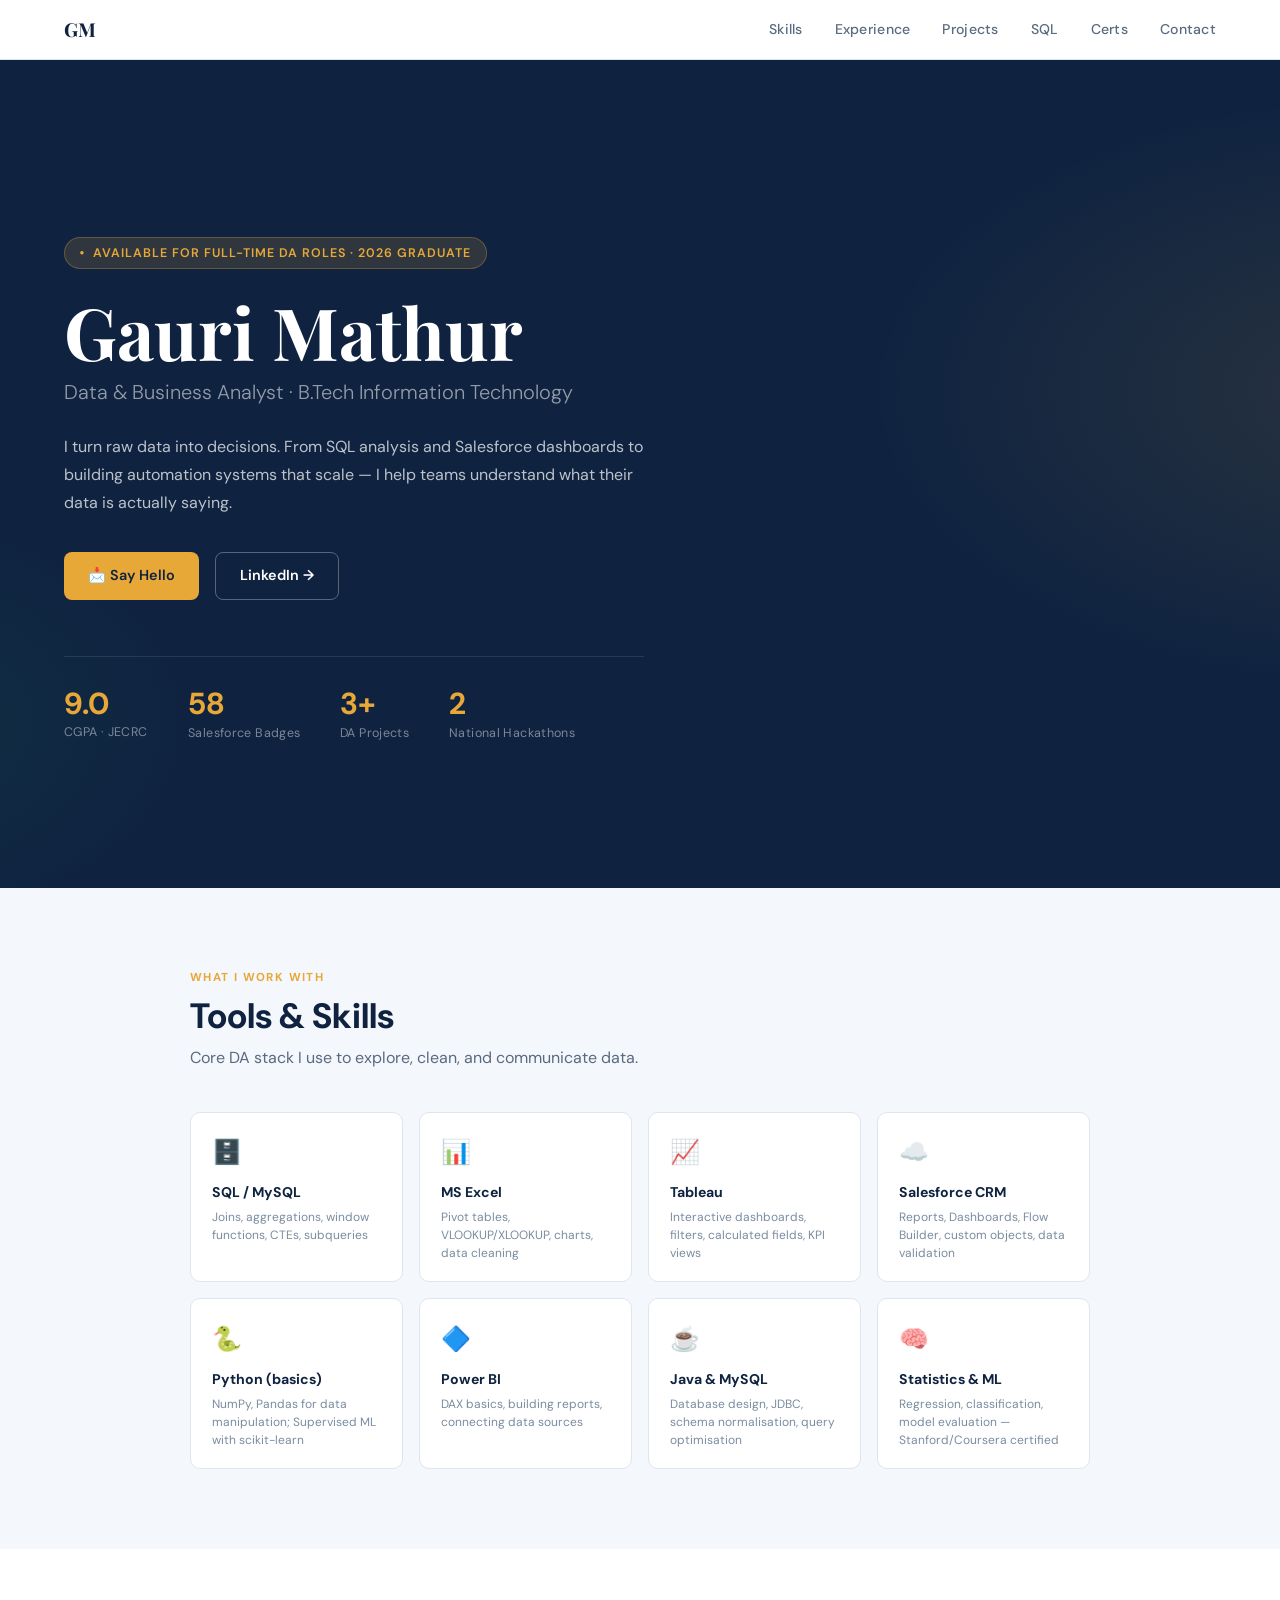
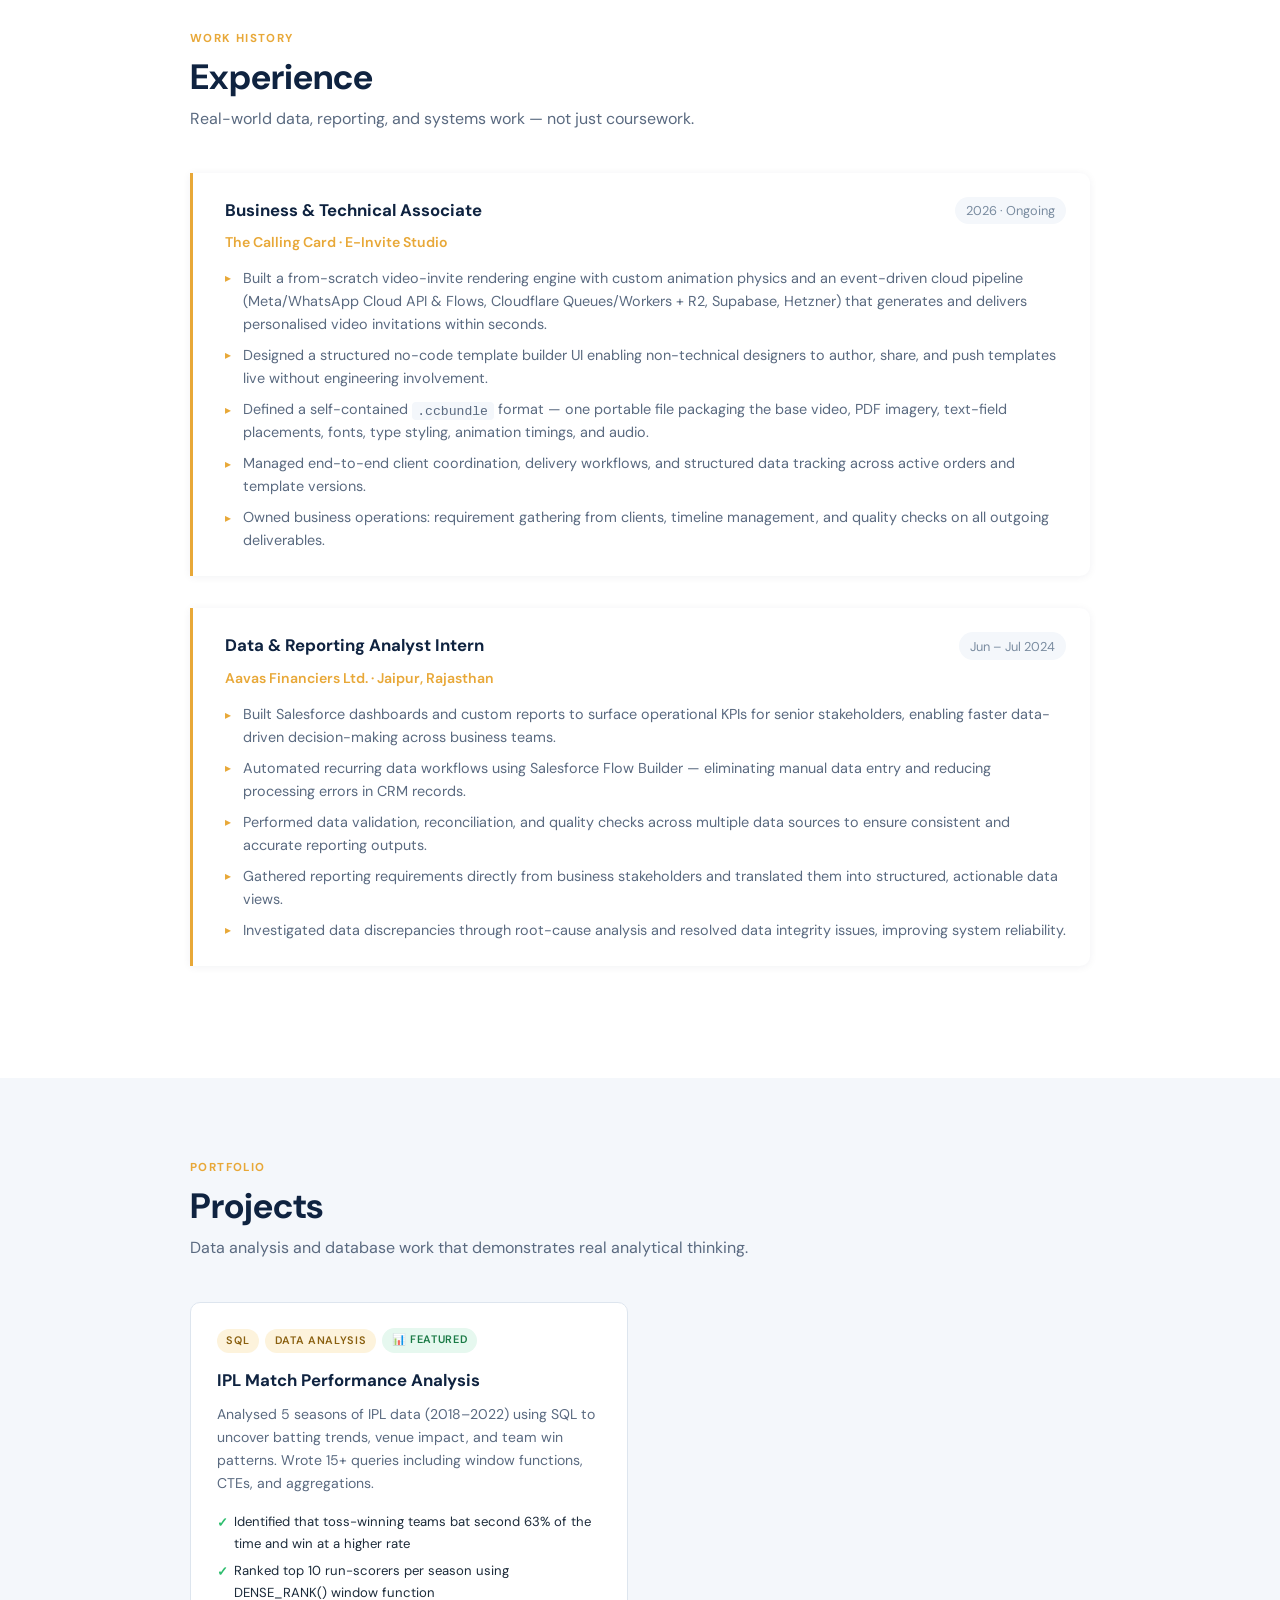
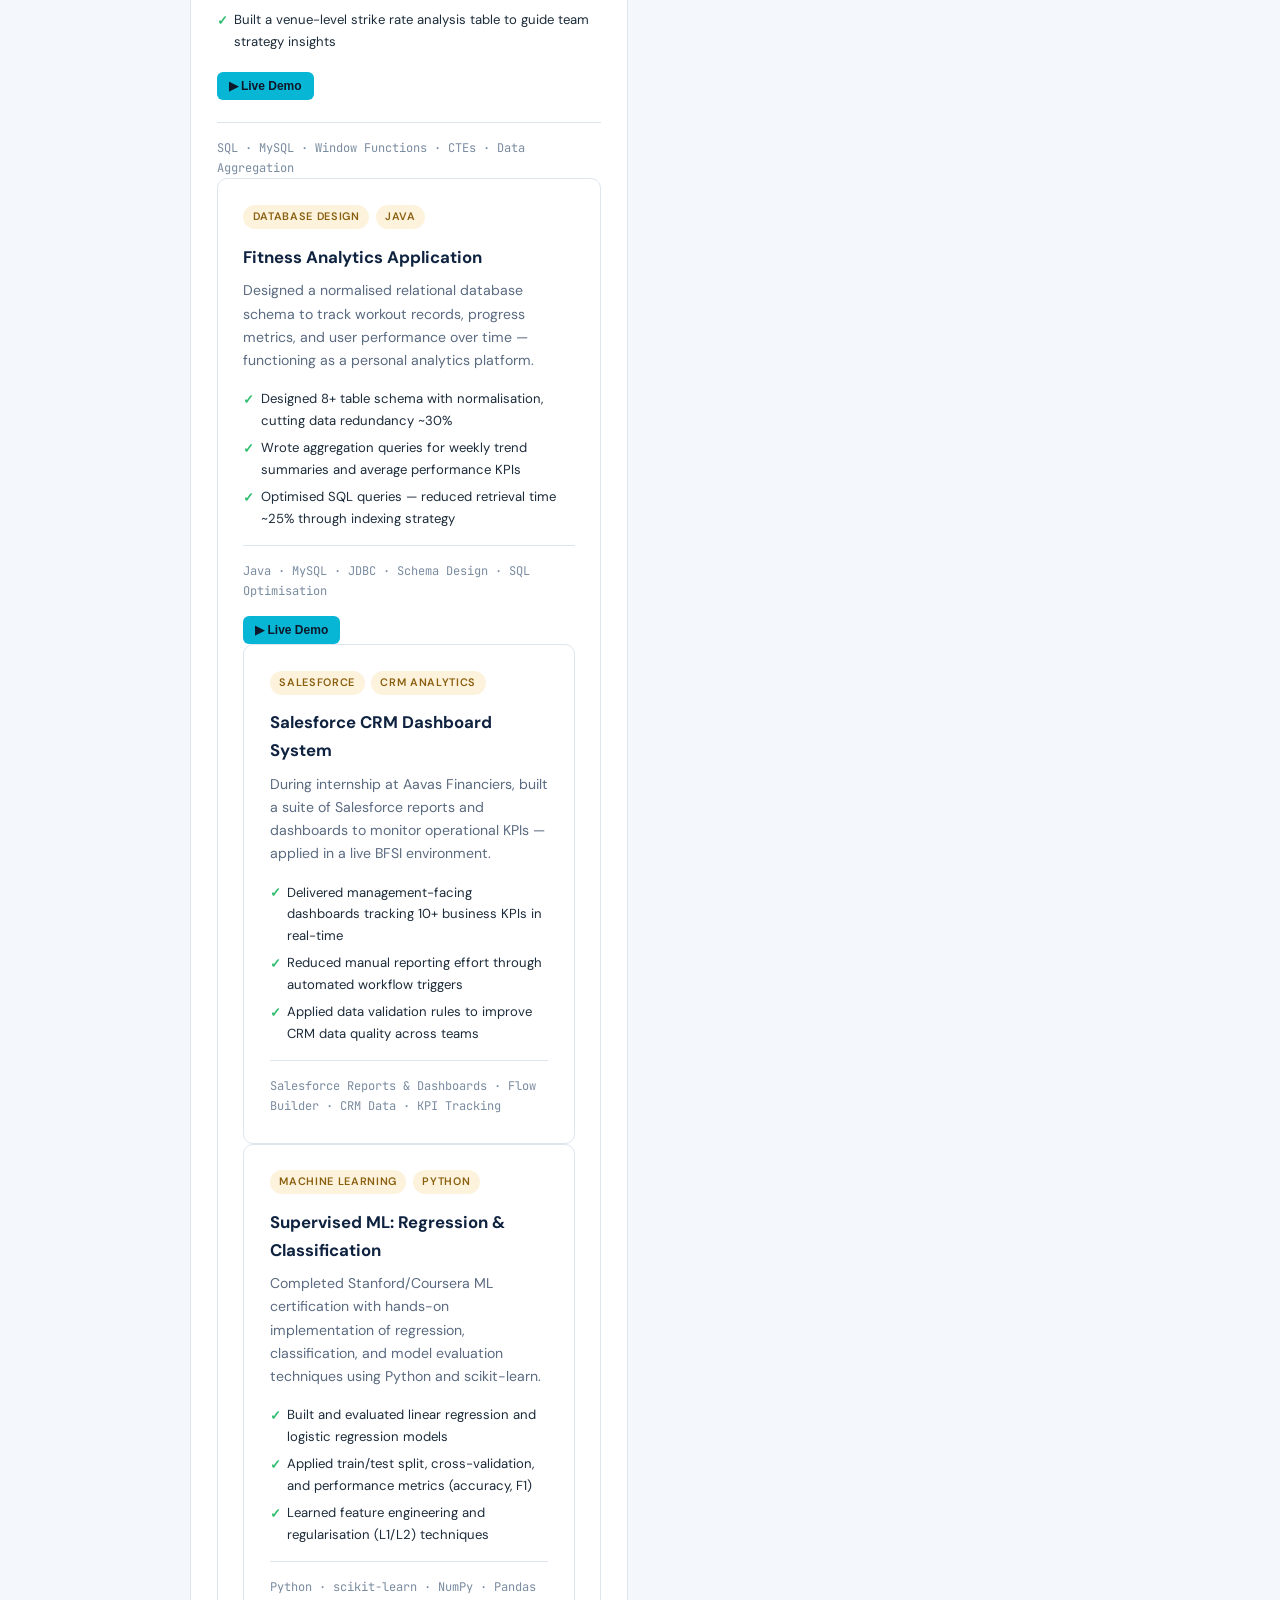
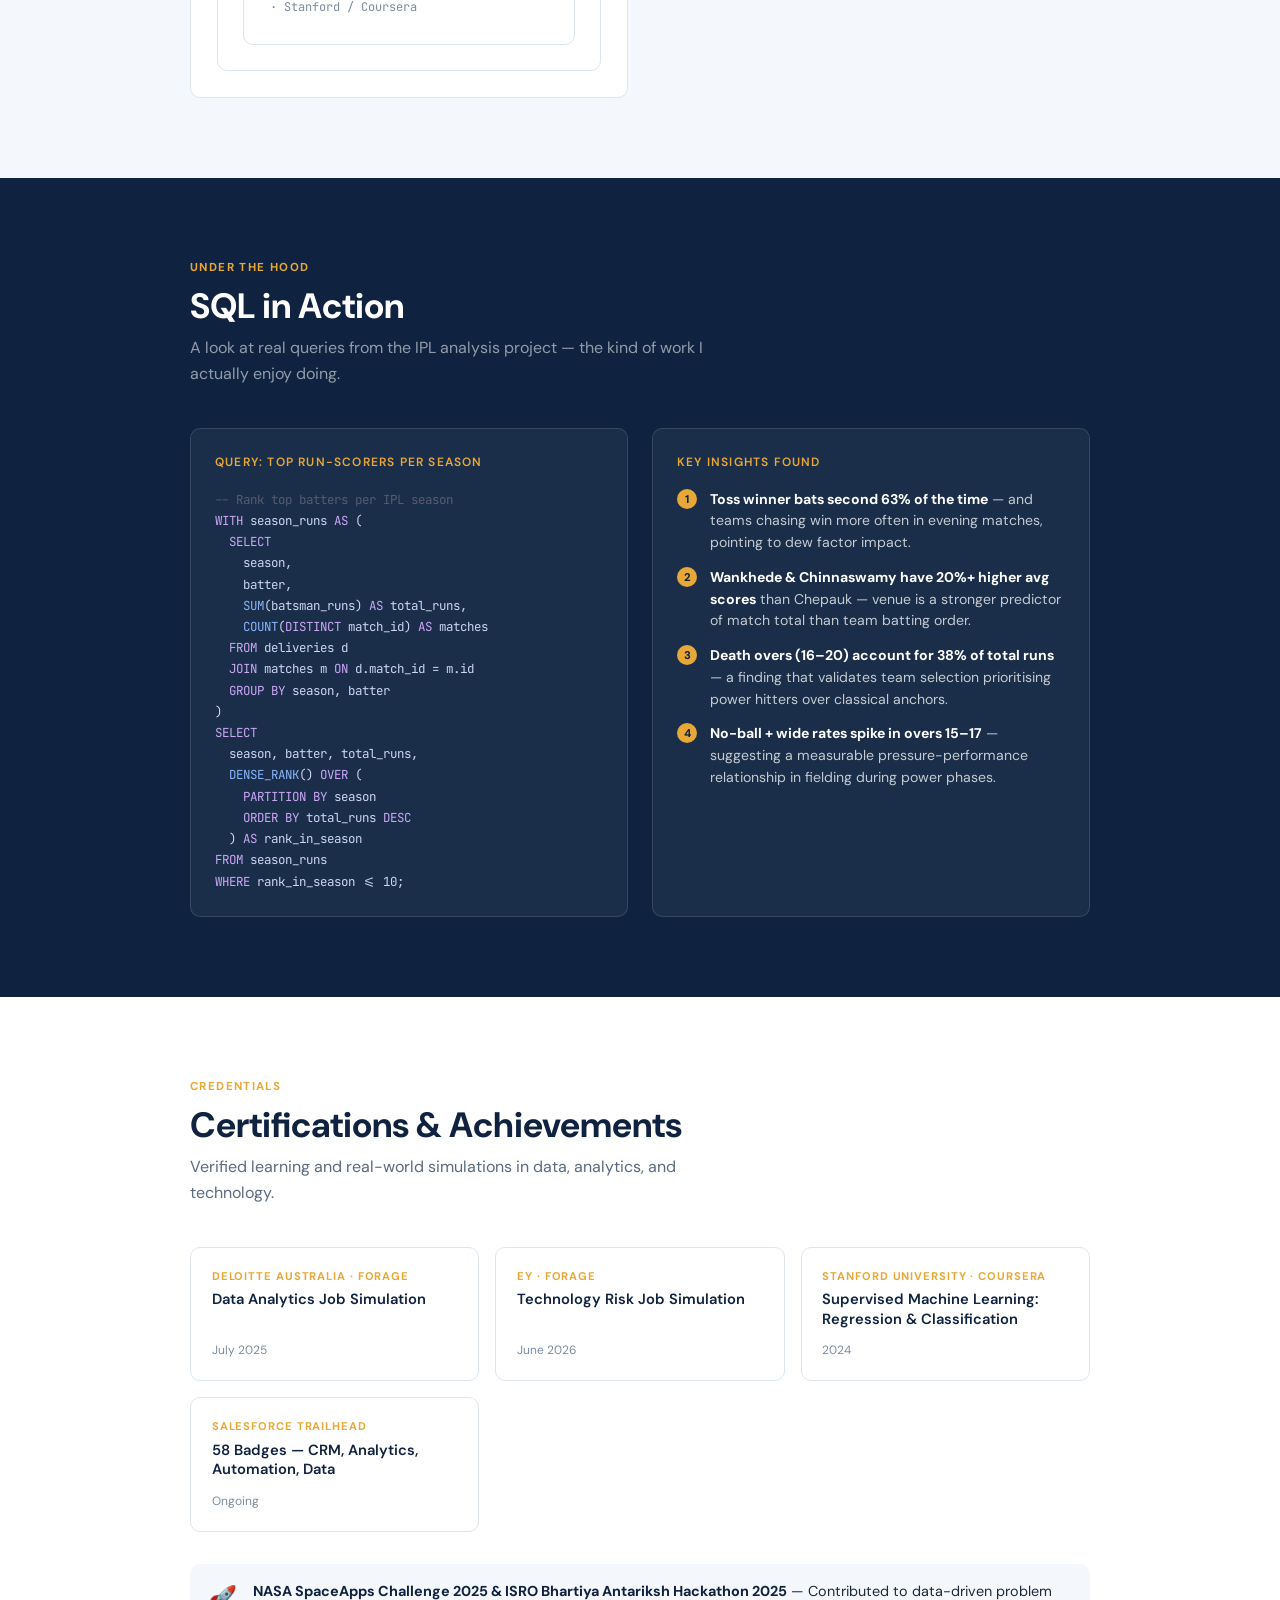
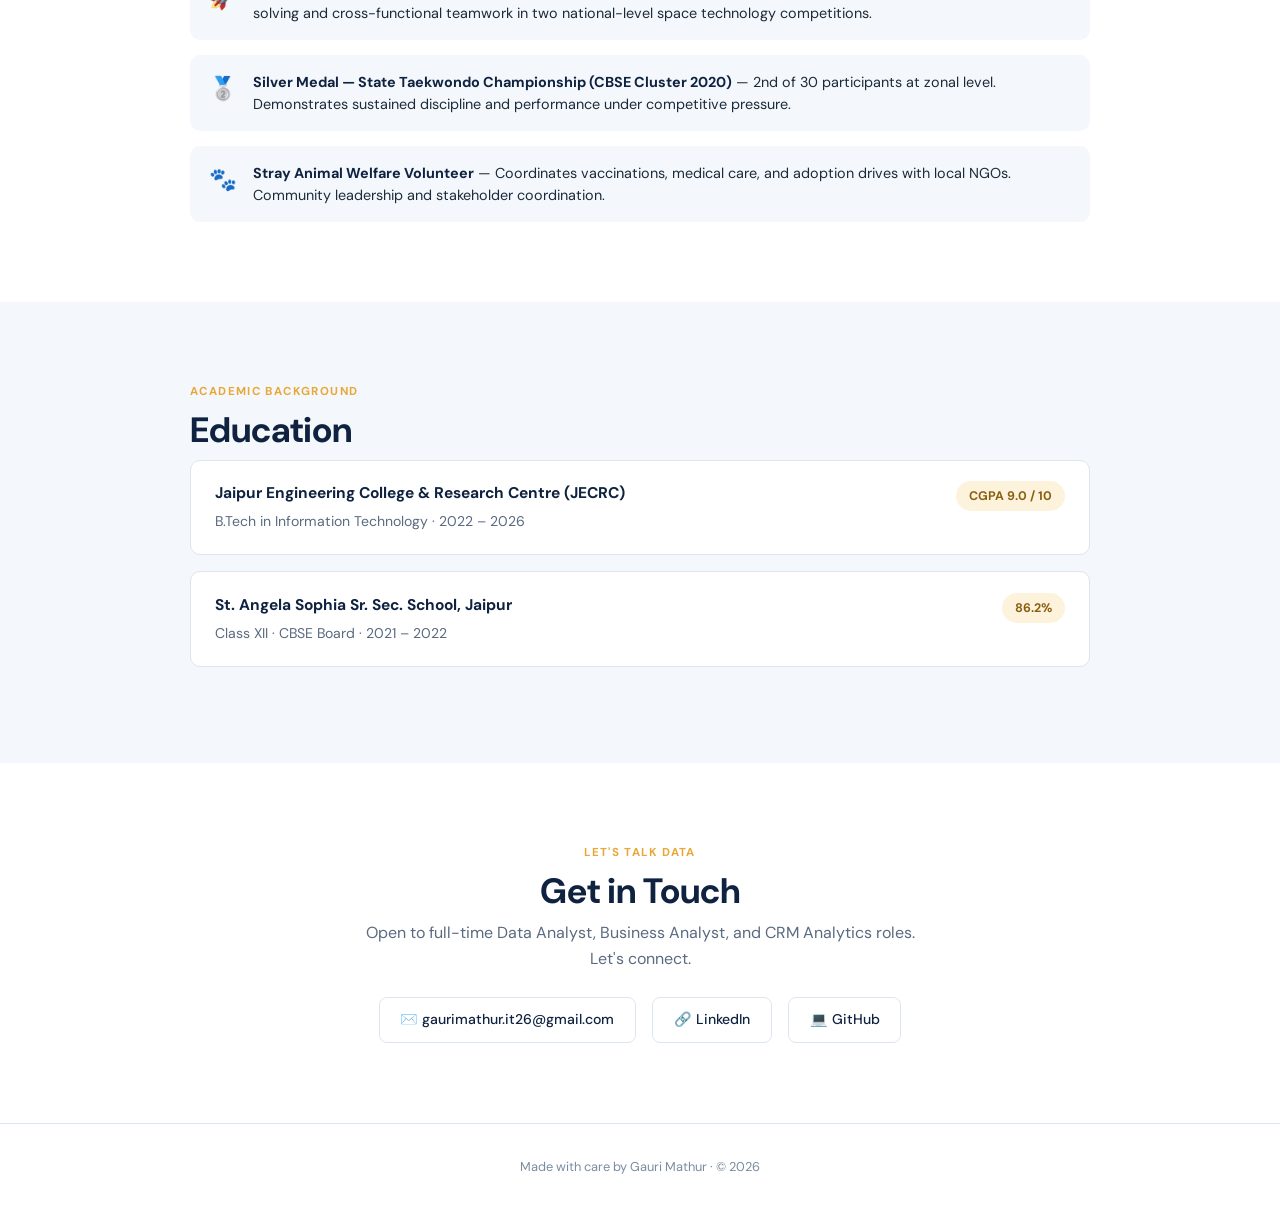
<file: index.html>
<!DOCTYPE html>
<html lang="en">
<head>
  <meta charset="UTF-8" />
  <meta name="viewport" content="width=device-width, initial-scale=1.0" />
  <title>Gauri Mathur | Data Analyst</title>
  <link rel="preconnect" href="https://fonts.googleapis.com" />
  <link href="https://fonts.googleapis.com/css2?family=DM+Sans:ital,wght@0,300;0,400;0,500;0,600;1,400&family=Playfair+Display:wght@700&family=JetBrains+Mono:wght@400;500&display=swap" rel="stylesheet" />
  <style>
    *, *::before, *::after { box-sizing: border-box; margin: 0; padding: 0; }

    :root {
      --navy:    #0F2340;
      --navy-mid:#1A3560;
      --amber:   #E8A838;
      --amber-lt:#FDF3DC;
      --slate:   #5A6A80;
      --ice:     #F4F7FB;
      --white:   #FFFFFF;
      --text:    #1C2B3A;
      --muted:   #7A8CA0;
      --border:  #DDE5EE;
      --green:   #2DBD6E;
      --radius:  10px;
    }

    html { scroll-behavior: smooth; }

    body {
      font-family: 'DM Sans', sans-serif;
      color: var(--text);
      background: var(--white);
      line-height: 1.65;
      font-size: 16px;
    }

    /* ── NAV ── */
    nav {
      position: sticky; top: 0; z-index: 100;
      background: rgba(255,255,255,0.92);
      backdrop-filter: blur(12px);
      border-bottom: 1px solid var(--border);
      padding: 0 5%;
      display: flex; align-items: center; justify-content: space-between;
      height: 60px;
    }
    .nav-logo {
      font-family: 'Playfair Display', serif;
      font-size: 1.2rem; color: var(--navy); font-weight: 700;
      text-decoration: none;
    }
    .nav-links { display: flex; gap: 2rem; list-style: none; }
    .nav-links a {
      text-decoration: none; color: var(--slate);
      font-size: 0.88rem; font-weight: 500; letter-spacing: 0.02em;
      transition: color 0.2s;
    }
    .nav-links a:hover { color: var(--navy); }

    /* ── HERO ── */
    .hero {
      min-height: 92vh;
      background: var(--navy);
      display: flex; align-items: center;
      padding: 6rem 5% 4rem;
      position: relative; overflow: hidden;
    }
    .hero::before {
      content: '';
      position: absolute; inset: 0;
      background: radial-gradient(ellipse 70% 60% at 110% 40%, rgba(232,168,56,0.12) 0%, transparent 60%),
                  radial-gradient(ellipse 50% 50% at -10% 80%, rgba(45,189,110,0.08) 0%, transparent 50%);
    }
    .hero-inner { max-width: 820px; position: relative; z-index: 1; }
    .hero-eyebrow {
      display: inline-flex; align-items: center; gap: 0.5rem;
      background: rgba(232,168,56,0.15); border: 1px solid rgba(232,168,56,0.3);
      border-radius: 100px; padding: 0.3rem 0.9rem;
      font-size: 0.78rem; font-weight: 600; letter-spacing: 0.08em;
      color: var(--amber); text-transform: uppercase;
      margin-bottom: 1.4rem;
    }
    .hero-eyebrow::before { content: '●'; font-size: 0.5rem; animation: pulse 2s infinite; }
    @keyframes pulse { 0%,100%{opacity:1} 50%{opacity:0.3} }

    h1 {
      font-family: 'Playfair Display', serif;
      font-size: clamp(2.8rem, 6vw, 4.5rem);
      line-height: 1.1; color: var(--white);
      margin-bottom: 0.3rem;
    }
    .hero-sub {
      font-size: clamp(1rem, 2vw, 1.25rem);
      color: rgba(255,255,255,0.55);
      margin-bottom: 1.5rem; font-weight: 300;
    }
    .hero-desc {
      font-size: 1rem; color: rgba(255,255,255,0.72);
      max-width: 580px; margin-bottom: 2.2rem; line-height: 1.75;
    }
    .hero-ctas { display: flex; gap: 1rem; flex-wrap: wrap; }
    .btn {
      display: inline-flex; align-items: center; gap: 0.4rem;
      padding: 0.7rem 1.5rem; border-radius: 8px;
      font-size: 0.9rem; font-weight: 600; text-decoration: none;
      transition: all 0.2s; cursor: pointer; border: none;
    }
    .btn-amber { background: var(--amber); color: var(--navy); }
    .btn-amber:hover { background: #f0b840; transform: translateY(-1px); }
    .btn-outline { background: transparent; color: var(--white); border: 1.5px solid rgba(255,255,255,0.3); }
    .btn-outline:hover { border-color: rgba(255,255,255,0.7); background: rgba(255,255,255,0.07); }

    .hero-stats {
      margin-top: 3.5rem; display: flex; gap: 2.5rem; flex-wrap: wrap;
      padding-top: 2rem; border-top: 1px solid rgba(255,255,255,0.1);
    }
    .stat { }
    .stat-num { font-size: 1.9rem; font-weight: 700; color: var(--amber); line-height: 1; }
    .stat-label { font-size: 0.78rem; color: rgba(255,255,255,0.45); margin-top: 0.2rem; letter-spacing: 0.03em; }

    /* ── SECTIONS ── */
    section { padding: 5rem 5%; }
    .section-inner { max-width: 900px; margin: 0 auto; }
    .section-tag {
      font-size: 0.72rem; font-weight: 700; letter-spacing: 0.12em;
      color: var(--amber); text-transform: uppercase; margin-bottom: 0.5rem;
    }
    h2 {
      font-size: clamp(1.7rem, 3vw, 2.2rem);
      font-weight: 700; color: var(--navy); margin-bottom: 0.5rem; line-height: 1.2;
    }
    .section-lead { color: var(--slate); font-size: 1rem; margin-bottom: 2.5rem; max-width: 560px; }

    /* ── SKILLS DASHBOARD ── */
    #skills { background: var(--ice); }
    .skills-grid {
      display: grid;
      grid-template-columns: repeat(auto-fill, minmax(200px, 1fr));
      gap: 1rem;
    }
    .skill-card {
      background: var(--white); border-radius: var(--radius);
      border: 1px solid var(--border);
      padding: 1.2rem 1.3rem;
      transition: box-shadow 0.2s, transform 0.2s;
    }
    .skill-card:hover { box-shadow: 0 4px 20px rgba(15,35,64,0.1); transform: translateY(-2px); }
    .skill-card-icon { font-size: 1.5rem; margin-bottom: 0.6rem; }
    .skill-card-name { font-size: 0.88rem; font-weight: 700; color: var(--navy); margin-bottom: 0.25rem; }
    .skill-card-desc { font-size: 0.75rem; color: var(--muted); line-height: 1.5; }
    .skill-bar { display: none; }
    .skill-bar-fill { display: none; }
    .skill-level { display: none; }

    /* ── EXPERIENCE ── */
    .exp-card {
      border-left: 3px solid var(--amber);
      padding: 1.5rem 1.5rem 1.5rem 2rem;
      margin-bottom: 2rem;
      background: var(--white);
      border-radius: 0 var(--radius) var(--radius) 0;
      box-shadow: 0 1px 8px rgba(15,35,64,0.06);
    }
    .exp-header { display: flex; justify-content: space-between; flex-wrap: wrap; gap: 0.5rem; margin-bottom: 0.4rem; }
    .exp-title { font-size: 1.05rem; font-weight: 700; color: var(--navy); }
    .exp-date { font-size: 0.8rem; color: var(--muted); background: var(--ice); padding: 0.2rem 0.7rem; border-radius: 100px; white-space: nowrap; align-self: flex-start; }
    .exp-company { font-size: 0.88rem; color: var(--amber); font-weight: 600; margin-bottom: 0.8rem; }
    .exp-bullets { list-style: none; display: flex; flex-direction: column; gap: 0.5rem; }
    .exp-bullets li { font-size: 0.9rem; color: var(--slate); padding-left: 1.1rem; position: relative; line-height: 1.6; }
    .exp-bullets li::before { content: '▸'; position: absolute; left: 0; color: var(--amber); font-size: 0.75rem; top: 0.15rem; }

    /* ── PROJECTS ── */
    #projects { background: var(--ice); }
    .projects-grid { display: grid; gap: 1.5rem; grid-template-columns: repeat(auto-fill, minmax(380px, 1fr)); }
    .proj-card {
      background: var(--white); border-radius: var(--radius);
      border: 1px solid var(--border);
      padding: 1.6rem; display: flex; flex-direction: column;
      transition: box-shadow 0.2s, transform 0.2s;
    }
    .proj-card:hover { box-shadow: 0 6px 28px rgba(15,35,64,0.1); transform: translateY(-3px); }
    .proj-tag-row { display: flex; gap: 0.4rem; flex-wrap: wrap; margin-bottom: 0.9rem; }
    .proj-tag {
      font-size: 0.68rem; font-weight: 600; letter-spacing: 0.06em;
      padding: 0.2rem 0.6rem; border-radius: 100px;
      background: var(--amber-lt); color: #8a6010; text-transform: uppercase;
    }
    .proj-tag.green { background: #e6f8ef; color: #1a7a45; }
    .proj-title { font-size: 1.05rem; font-weight: 700; color: var(--navy); margin-bottom: 0.5rem; }
    .proj-desc { font-size: 0.88rem; color: var(--slate); flex: 1; line-height: 1.65; }
    .proj-outcomes { margin-top: 1rem; display: flex; flex-direction: column; gap: 0.35rem; }
    .proj-outcome { font-size: 0.82rem; color: var(--text); display: flex; align-items: flex-start; gap: 0.4rem; }
    .proj-outcome::before { content: '✓'; color: var(--green); font-weight: 700; flex-shrink: 0; margin-top: 0.05rem; }
    .proj-tech { margin-top: 1rem; padding-top: 1rem; border-top: 1px solid var(--border); font-size: 0.75rem; color: var(--muted); font-family: 'JetBrains Mono', monospace; }

    /* ── SQL PROJECT SHOWCASE ── */
    #sql-project { background: var(--navy); }
    #sql-project h2 { color: var(--white); }
    #sql-project .section-tag { color: var(--amber); }
    #sql-project .section-lead { color: rgba(255,255,255,0.55); }
    .sql-grid { display: grid; grid-template-columns: 1fr 1fr; gap: 1.5rem; }
    .sql-panel {
      background: rgba(255,255,255,0.05); border: 1px solid rgba(255,255,255,0.12);
      border-radius: var(--radius); padding: 1.5rem;
    }
    .sql-panel-title { font-size: 0.75rem; font-weight: 600; letter-spacing: 0.1em; color: var(--amber); text-transform: uppercase; margin-bottom: 1rem; }
    .code-block {
      font-family: 'JetBrains Mono', monospace;
      font-size: 0.78rem; line-height: 1.7;
      color: #cdd6f4;
      white-space: pre;
      overflow-x: auto;
    }
    .code-block .kw { color: #cba6f7; }
    .code-block .fn { color: #89b4fa; }
    .code-block .str { color: #a6e3a1; }
    .code-block .cm { color: #585b70; }
    .insight-list { list-style: none; display: flex; flex-direction: column; gap: 0.8rem; }
    .insight-item { display: flex; gap: 0.8rem; align-items: flex-start; }
    .insight-num {
      background: var(--amber); color: var(--navy); font-size: 0.7rem; font-weight: 800;
      width: 20px; height: 20px; border-radius: 50%; display: flex; align-items: center; justify-content: center; flex-shrink: 0;
    }
    .insight-text { font-size: 0.88rem; color: rgba(255,255,255,0.75); line-height: 1.55; }
    .insight-text strong { color: var(--white); }

    /* ── CERTIFICATIONS ── */
    .cert-grid { display: grid; grid-template-columns: repeat(auto-fill, minmax(260px, 1fr)); gap: 1rem; }
    .cert-card {
      border: 1px solid var(--border); border-radius: var(--radius);
      padding: 1.2rem 1.3rem;
      display: flex; flex-direction: column; gap: 0.3rem;
      transition: border-color 0.2s;
    }
    .cert-card:hover { border-color: var(--amber); }
    .cert-issuer { font-size: 0.7rem; font-weight: 700; color: var(--amber); text-transform: uppercase; letter-spacing: 0.08em; }
    .cert-name { font-size: 0.92rem; font-weight: 600; color: var(--navy); line-height: 1.35; }
    .cert-date { font-size: 0.75rem; color: var(--muted); margin-top: auto; padding-top: 0.4rem; }

    .achieve-list { display: flex; flex-direction: column; gap: 0.9rem; margin-top: 2rem; }
    .achieve-item {
      display: flex; gap: 1rem; align-items: flex-start;
      padding: 1rem 1.2rem; background: var(--ice); border-radius: var(--radius);
    }
    .achieve-icon { font-size: 1.4rem; flex-shrink: 0; }
    .achieve-text { font-size: 0.9rem; color: var(--text); line-height: 1.55; }
    .achieve-text strong { color: var(--navy); }

    /* ── EDUCATION ── */
    #education { background: var(--ice); }
    .edu-card {
      background: var(--white); border-radius: var(--radius); border: 1px solid var(--border);
      padding: 1.3rem 1.5rem; margin-bottom: 1rem;
      display: flex; justify-content: space-between; align-items: flex-start; flex-wrap: wrap; gap: 0.5rem;
    }
    .edu-name { font-weight: 700; color: var(--navy); font-size: 0.97rem; margin-bottom: 0.2rem; }
    .edu-degree { font-size: 0.88rem; color: var(--slate); }
    .edu-grade { background: var(--amber-lt); color: #8a6010; font-size: 0.78rem; font-weight: 700; padding: 0.3rem 0.8rem; border-radius: 100px; white-space: nowrap; align-self: flex-start; }

    /* ── CONTACT ── */
    #contact { text-align: center; }
    .contact-links { display: flex; justify-content: center; gap: 1rem; flex-wrap: wrap; margin-top: 1.5rem; }
    .contact-chip {
      display: inline-flex; align-items: center; gap: 0.5rem;
      padding: 0.65rem 1.3rem; border-radius: 8px;
      border: 1.5px solid var(--border); color: var(--navy);
      font-size: 0.88rem; font-weight: 500; text-decoration: none;
      transition: all 0.2s;
    }
    .contact-chip:hover { border-color: var(--navy); background: var(--ice); }

    /* ── FOOTER ── */
    footer {
      text-align: center; padding: 2rem 5%;
      border-top: 1px solid var(--border);
      font-size: 0.8rem; color: var(--muted);
    }

    /* ── RESPONSIVE ── */
    @media (max-width: 640px) {
      nav { padding: 0 4%; }
      .nav-links { gap: 1.2rem; }
      section { padding: 3.5rem 5%; }
      .sql-grid { grid-template-columns: 1fr; }
      .projects-grid { grid-template-columns: 1fr; }
      .hero-stats { gap: 1.5rem; }
    }
    @media (prefers-reduced-motion: reduce) {
      * { animation: none !important; transition: none !important; }
    }
  </style>
</head>
<body>

<!-- NAV -->
<nav>
  <a class="nav-logo" href="#">GM</a>
  <ul class="nav-links">
    <li><a href="#skills">Skills</a></li>
    <li><a href="#experience">Experience</a></li>
    <li><a href="#projects">Projects</a></li>
    <li><a href="#sql-project">SQL</a></li>
    <li><a href="#certifications">Certs</a></li>
    <li><a href="#contact">Contact</a></li>
  </ul>
</nav>

<!-- HERO -->
<section class="hero" id="home">
  <div class="hero-inner">
    <div class="hero-eyebrow">Available for full-time DA roles · 2026 Graduate</div>
    <h1>Gauri Mathur</h1>
    <p class="hero-sub">Data & Business Analyst · B.Tech Information Technology</p>
    <p class="hero-desc">
      I turn raw data into decisions. From SQL analysis and Salesforce dashboards to building automation systems that scale — I help teams understand what their data is actually saying.
    </p>
    <div class="hero-ctas">
      <a class="btn btn-amber" href="mailto:gaurimathur.it26@gmail.com">📩 Say Hello</a>
      <a class="btn btn-outline" href="https://www.linkedin.com/in/gauri--mathur/" target="_blank">LinkedIn →</a>
    </div>
    <div class="hero-stats">
      <div class="stat"><div class="stat-num">9.0</div><div class="stat-label">CGPA · JECRC</div></div>
      <div class="stat"><div class="stat-num">58</div><div class="stat-label">Salesforce Badges</div></div>
      <div class="stat"><div class="stat-num">3+</div><div class="stat-label">DA Projects</div></div>
      <div class="stat"><div class="stat-num">2</div><div class="stat-label">National Hackathons</div></div>
    </div>
  </div>
</section>

<!-- SKILLS -->
<section id="skills">
  <div class="section-inner">
    <div class="section-tag">What I work with</div>
    <h2>Tools & Skills</h2>
    <p class="section-lead">Core DA stack I use to explore, clean, and communicate data.</p>
    <div class="skills-grid">
      <div class="skill-card">
        <div class="skill-card-icon">🗄️</div>
        <div class="skill-card-name">SQL / MySQL</div>
        <div class="skill-card-desc">Joins, aggregations, window functions, CTEs, subqueries</div>
        <div class="skill-bar"><div class="skill-bar-fill" style="width:78%"></div></div>
        <div class="skill-level">INTERMEDIATE</div>
      </div>
      <div class="skill-card">
        <div class="skill-card-icon">📊</div>
        <div class="skill-card-name">MS Excel</div>
        <div class="skill-card-desc">Pivot tables, VLOOKUP/XLOOKUP, charts, data cleaning</div>
        <div class="skill-bar"><div class="skill-bar-fill" style="width:85%"></div></div>
        <div class="skill-level">PROFICIENT</div>
      </div>
      <div class="skill-card">
        <div class="skill-card-icon">📈</div>
        <div class="skill-card-name">Tableau</div>
        <div class="skill-card-desc">Interactive dashboards, filters, calculated fields, KPI views</div>
        <div class="skill-bar"><div class="skill-bar-fill" style="width:60%"></div></div>
        <div class="skill-level">LEARNING</div>
      </div>
      <div class="skill-card">
        <div class="skill-card-icon">☁️</div>
        <div class="skill-card-name">Salesforce CRM</div>
        <div class="skill-card-desc">Reports, Dashboards, Flow Builder, custom objects, data validation</div>
        <div class="skill-bar"><div class="skill-bar-fill" style="width:82%"></div></div>
        <div class="skill-level">PROFICIENT</div>
      </div>
      <div class="skill-card">
        <div class="skill-card-icon">🐍</div>
        <div class="skill-card-name">Python (basics)</div>
        <div class="skill-card-desc">NumPy, Pandas for data manipulation; Supervised ML with scikit-learn</div>
        <div class="skill-bar"><div class="skill-bar-fill" style="width:48%"></div></div>
        <div class="skill-level">BEGINNER · GROWING</div>
      </div>
      <div class="skill-card">
        <div class="skill-card-icon">🔷</div>
        <div class="skill-card-name">Power BI</div>
        <div class="skill-card-desc">DAX basics, building reports, connecting data sources</div>
        <div class="skill-bar"><div class="skill-bar-fill" style="width:40%"></div></div>
        <div class="skill-level">LEARNING</div>
      </div>
      <div class="skill-card">
        <div class="skill-card-icon">☕</div>
        <div class="skill-card-name">Java & MySQL</div>
        <div class="skill-card-desc">Database design, JDBC, schema normalisation, query optimisation</div>
        <div class="skill-bar"><div class="skill-bar-fill" style="width:80%"></div></div>
        <div class="skill-level">PROFICIENT</div>
      </div>
      <div class="skill-card">
        <div class="skill-card-icon">🧠</div>
        <div class="skill-card-name">Statistics & ML</div>
        <div class="skill-card-desc">Regression, classification, model evaluation — Stanford/Coursera certified</div>
        <div class="skill-bar"><div class="skill-bar-fill" style="width:55%"></div></div>
        <div class="skill-level">FOUNDATIONAL</div>
      </div>
    </div>
  </div>
</section>

<!-- EXPERIENCE -->
<section id="experience">
  <div class="section-inner">
    <div class="section-tag">Work History</div>
    <h2>Experience</h2>
    <p class="section-lead">Real-world data, reporting, and systems work — not just coursework.</p>

    <div class="exp-card">
      <div class="exp-header">
        <div class="exp-title">Business & Technical Associate</div>
        <div class="exp-date">2026 · Ongoing</div>
      </div>
      <div class="exp-company">The Calling Card · E-Invite Studio</div>
      <ul class="exp-bullets">
        <li>Built a from-scratch video-invite rendering engine with custom animation physics and an event-driven cloud pipeline (Meta/WhatsApp Cloud API & Flows, Cloudflare Queues/Workers + R2, Supabase, Hetzner) that generates and delivers personalised video invitations within seconds.</li>
        <li>Designed a structured no-code template builder UI enabling non-technical designers to author, share, and push templates live without engineering involvement.</li>
        <li>Defined a self-contained <code style="background:var(--ice);padding:0.1rem 0.35rem;border-radius:4px;font-family:monospace;font-size:0.82rem;">.ccbundle</code> format — one portable file packaging the base video, PDF imagery, text-field placements, fonts, type styling, animation timings, and audio.</li>
        <li>Managed end-to-end client coordination, delivery workflows, and structured data tracking across active orders and template versions.</li>
        <li>Owned business operations: requirement gathering from clients, timeline management, and quality checks on all outgoing deliverables.</li>
      </ul>
    </div>

    <div class="exp-card">
      <div class="exp-header">
        <div class="exp-title">Data & Reporting Analyst Intern</div>
        <div class="exp-date">Jun – Jul 2024</div>
      </div>
      <div class="exp-company">Aavas Financiers Ltd. · Jaipur, Rajasthan</div>
      <ul class="exp-bullets">
        <li>Built Salesforce dashboards and custom reports to surface operational KPIs for senior stakeholders, enabling faster data-driven decision-making across business teams.</li>
        <li>Automated recurring data workflows using Salesforce Flow Builder — eliminating manual data entry and reducing processing errors in CRM records.</li>
        <li>Performed data validation, reconciliation, and quality checks across multiple data sources to ensure consistent and accurate reporting outputs.</li>
        <li>Gathered reporting requirements directly from business stakeholders and translated them into structured, actionable data views.</li>
        <li>Investigated data discrepancies through root-cause analysis and resolved data integrity issues, improving system reliability.</li>
      </ul>
    </div>
  </div>
</section>

<!-- PROJECTS -->
<section id="projects">
  <div class="section-inner">
    <div class="section-tag">Portfolio</div>
    <h2>Projects</h2>
    <p class="section-lead">Data analysis and database work that demonstrates real analytical thinking.</p>
    <div class="projects-grid">

      <div class="proj-card">
        <div class="proj-tag-row">
          <span class="proj-tag">SQL</span>
          <span class="proj-tag">Data Analysis</span>
          <span class="proj-tag green">📊 Featured</span>
        </div>
        <div class="proj-title">IPL Match Performance Analysis</div>
        <div class="proj-desc">Analysed 5 seasons of IPL data (2018–2022) using SQL to uncover batting trends, venue impact, and team win patterns. Wrote 15+ queries including window functions, CTEs, and aggregations.</div>
        <div class="proj-outcomes">
          <div class="proj-outcome">Identified that toss-winning teams bat second 63% of the time and win at a higher rate</div>
          <div class="proj-outcome">Ranked top 10 run-scorers per season using DENSE_RANK() window function</div>
          <div class="proj-outcome">Built a venue-level strike rate analysis table to guide team strategy insights</div>
        <div style="margin-top: 14px; display: flex; gap: 8px;">
  <button onclick="openModal('iplDemo')" style="cursor: pointer; padding: 6px 12px; background: #06b6d4; color: #0f172a; border: none; border-radius: 6px; font-weight: bold; font-size: 12px;">▶ Live Demo</button>
  <button onclick="openModal('iplCode')" style="cursor: pointer; padding: 6px 12px; background: rgba(255,255,255,0.08); color: #fff; border: 1px solid rgba(255,255,255,0.15); border-radius: 6px; font-size: 12px;">{"</>"} View Code</button>
</div> 
        <div class="proj-tech">SQL · MySQL · Window Functions · CTEs · Data Aggregation</div>
      </div>

      <div class="proj-card">
        <div class="proj-tag-row">
          <span class="proj-tag">Database Design</span>
          <span class="proj-tag">Java</span>
        </div>
        <div class="proj-title">Fitness Analytics Application</div>
        <div class="proj-desc">Designed a normalised relational database schema to track workout records, progress metrics, and user performance over time — functioning as a personal analytics platform.</div>
        <div class="proj-outcomes">
          <div class="proj-outcome">Designed 8+ table schema with normalisation, cutting data redundancy ~30%</div>
          <div class="proj-outcome">Wrote aggregation queries for weekly trend summaries and average performance KPIs</div>
          <div class="proj-outcome">Optimised SQL queries — reduced retrieval time ~25% through indexing strategy</div>
        </div>
        <div class="proj-tech">Java · MySQL · JDBC · Schema Design · SQL Optimisation</div>
    <div style="margin-top: 14px; display: flex; gap: 8px;">
  <button onclick="openModal('fitnessDemo')" style="cursor: pointer; padding: 6px 12px; background: #06b6d4; color: #0f172a; border: none; border-radius: 6px; font-weight: bold; font-size: 12px;">▶ Live Demo</button>
  <button onclick="openModal('fitnessCode')" style="cursor: pointer; padding: 6px 12px; background: rgba(255,255,255,0.08); color: #fff; border: 1px solid rgba(255,255,255,0.15); border-radius: 6px; font-size: 12px;">{"</>"} View Code</button>
</div>  

      <div class="proj-card">
        <div class="proj-tag-row">
          <span class="proj-tag">Salesforce</span>
          <span class="proj-tag">CRM Analytics</span>
        </div>
        <div class="proj-title">Salesforce CRM Dashboard System</div>
        <div class="proj-desc">During internship at Aavas Financiers, built a suite of Salesforce reports and dashboards to monitor operational KPIs — applied in a live BFSI environment.</div>
        <div class="proj-outcomes">
          <div class="proj-outcome">Delivered management-facing dashboards tracking 10+ business KPIs in real-time</div>
          <div class="proj-outcome">Reduced manual reporting effort through automated workflow triggers</div>
          <div class="proj-outcome">Applied data validation rules to improve CRM data quality across teams</div>
        </div>
        <div class="proj-tech">Salesforce Reports & Dashboards · Flow Builder · CRM Data · KPI Tracking</div>
      </div>

      <div class="proj-card">
        <div class="proj-tag-row">
          <span class="proj-tag">Machine Learning</span>
          <span class="proj-tag">Python</span>
        </div>
        <div class="proj-title">Supervised ML: Regression & Classification</div>
        <div class="proj-desc">Completed Stanford/Coursera ML certification with hands-on implementation of regression, classification, and model evaluation techniques using Python and scikit-learn.</div>
        <div class="proj-outcomes">
          <div class="proj-outcome">Built and evaluated linear regression and logistic regression models</div>
          <div class="proj-outcome">Applied train/test split, cross-validation, and performance metrics (accuracy, F1)</div>
          <div class="proj-outcome">Learned feature engineering and regularisation (L1/L2) techniques</div>
        </div>
        <div class="proj-tech">Python · scikit-learn · NumPy · Pandas · Stanford / Coursera</div>
      </div>

    </div>
  </div>
</section>

<!-- SQL PROJECT DEEP DIVE -->
<section id="sql-project">
  <div class="section-inner">
    <div class="section-tag">Under the hood</div>
    <h2>SQL in Action</h2>
    <p class="section-lead">A look at real queries from the IPL analysis project — the kind of work I actually enjoy doing.</p>
    <div class="sql-grid">
      <div class="sql-panel">
        <div class="sql-panel-title">Query: Top run-scorers per season</div>
        <div class="code-block"><span class="cm">-- Rank top batters per IPL season</span>
<span class="kw">WITH</span> season_runs <span class="kw">AS</span> (
  <span class="kw">SELECT</span>
    season,
    batter,
    <span class="fn">SUM</span>(batsman_runs) <span class="kw">AS</span> total_runs,
    <span class="fn">COUNT</span>(<span class="kw">DISTINCT</span> match_id) <span class="kw">AS</span> matches
  <span class="kw">FROM</span> deliveries d
  <span class="kw">JOIN</span> matches m <span class="kw">ON</span> d.match_id = m.id
  <span class="kw">GROUP BY</span> season, batter
)
<span class="kw">SELECT</span>
  season, batter, total_runs,
  <span class="fn">DENSE_RANK</span>() <span class="kw">OVER</span> (
    <span class="kw">PARTITION BY</span> season
    <span class="kw">ORDER BY</span> total_runs <span class="kw">DESC</span>
  ) <span class="kw">AS</span> rank_in_season
<span class="kw">FROM</span> season_runs
<span class="kw">WHERE</span> rank_in_season &lt;= 10;</div>
      </div>
      <div class="sql-panel">
        <div class="sql-panel-title">Key Insights Found</div>
        <ul class="insight-list">
          <li class="insight-item">
            <div class="insight-num">1</div>
            <div class="insight-text"><strong>Toss winner bats second 63% of the time</strong> — and teams chasing win more often in evening matches, pointing to dew factor impact.</div>
          </li>
          <li class="insight-item">
            <div class="insight-num">2</div>
            <div class="insight-text"><strong>Wankhede & Chinnaswamy have 20%+ higher avg scores</strong> than Chepauk — venue is a stronger predictor of match total than team batting order.</div>
          </li>
          <li class="insight-item">
            <div class="insight-num">3</div>
            <div class="insight-text"><strong>Death overs (16–20) account for 38% of total runs</strong> — a finding that validates team selection prioritising power hitters over classical anchors.</div>
          </li>
          <li class="insight-item">
            <div class="insight-num">4</div>
            <div class="insight-text"><strong>No-ball + wide rates spike in overs 15–17</strong> — suggesting a measurable pressure-performance relationship in fielding during power phases.</div>
          </li>
        </ul>
      </div>
    </div>
  </div>
</section>

<!-- CERTIFICATIONS -->
<section id="certifications">
  <div class="section-inner">
    <div class="section-tag">Credentials</div>
    <h2>Certifications & Achievements</h2>
    <p class="section-lead">Verified learning and real-world simulations in data, analytics, and technology.</p>
    <div class="cert-grid">
      <div class="cert-card">
        <div class="cert-issuer">Deloitte Australia · Forage</div>
        <div class="cert-name">Data Analytics Job Simulation</div>
        <div class="cert-date">July 2025</div>
      </div>
      <div class="cert-card">
        <div class="cert-issuer">EY · Forage</div>
        <div class="cert-name">Technology Risk Job Simulation</div>
        <div class="cert-date">June 2026</div>
      </div>
      <div class="cert-card">
        <div class="cert-issuer">Stanford University · Coursera</div>
        <div class="cert-name">Supervised Machine Learning: Regression & Classification</div>
        <div class="cert-date">2024</div>
      </div>
      <div class="cert-card">
        <div class="cert-issuer">Salesforce Trailhead</div>
        <div class="cert-name">58 Badges — CRM, Analytics, Automation, Data</div>
        <div class="cert-date">Ongoing</div>
      </div>
    </div>

    <div class="achieve-list">
      <div class="achieve-item">
        <div class="achieve-icon">🚀</div>
        <div class="achieve-text"><strong>NASA SpaceApps Challenge 2025 & ISRO Bhartiya Antariksh Hackathon 2025</strong> — Contributed to data-driven problem solving and cross-functional teamwork in two national-level space technology competitions.</div>
      </div>
      <div class="achieve-item">
        <div class="achieve-icon">🥈</div>
        <div class="achieve-text"><strong>Silver Medal — State Taekwondo Championship (CBSE Cluster 2020)</strong> — 2nd of 30 participants at zonal level. Demonstrates sustained discipline and performance under competitive pressure.</div>
      </div>
      <div class="achieve-item">
        <div class="achieve-icon">🐾</div>
        <div class="achieve-text"><strong>Stray Animal Welfare Volunteer</strong> — Coordinates vaccinations, medical care, and adoption drives with local NGOs. Community leadership and stakeholder coordination.</div>
      </div>
    </div>
  </div>
</section>

<!-- EDUCATION -->
<section id="education">
  <div class="section-inner">
    <div class="section-tag">Academic Background</div>
    <h2>Education</h2>
    <div class="edu-card">
      <div>
        <div class="edu-name">Jaipur Engineering College & Research Centre (JECRC)</div>
        <div class="edu-degree">B.Tech in Information Technology · 2022 – 2026</div>
      </div>
      <div class="edu-grade">CGPA 9.0 / 10</div>
    </div>
    <div class="edu-card">
      <div>
        <div class="edu-name">St. Angela Sophia Sr. Sec. School, Jaipur</div>
        <div class="edu-degree">Class XII · CBSE Board · 2021 – 2022</div>
      </div>
      <div class="edu-grade">86.2%</div>
    </div>
  </div>
</section>

<!-- CONTACT -->
<section id="contact">
  <div class="section-inner">
    <div class="section-tag">Let's talk data</div>
    <h2>Get in Touch</h2>
    <p class="section-lead" style="margin: 0.5rem auto 0; text-align:center;">Open to full-time Data Analyst, Business Analyst, and CRM Analytics roles. Let's connect.</p>
    <div class="contact-links">
      <a class="contact-chip" href="mailto:gaurimathur.it26@gmail.com">✉️ gaurimathur.it26@gmail.com</a>
      <a class="contact-chip" href="https://www.linkedin.com/in/gauri--mathur/" target="_blank">🔗 LinkedIn</a>
      <a class="contact-chip" href="https://github.com/gauri-mathur31" target="_blank">💻 GitHub</a>
    </div>
  </div>
</section>

<footer>Made with care by Gauri Mathur · © 2026</footer>

<!-- Interactive Modal Container -->
  <div id="project-modal" style="display:none; position:fixed; inset:0; background:rgba(0,0,0,0.85); backdrop-filter:blur(8px); z-index:9999; align-items:center; justify-content:center; padding:16px;">
    <div style="background:#0b1120; border:1px solid rgba(255,255,255,0.15); border-radius:16px; max-width:620px; width:100%; padding:20px; box-shadow:0 25px 50px rgba(0,0,0,0.8);">
      <div style="display:flex; justify-content:space-between; align-items:center; margin-bottom:14px; border-bottom:1px solid #1e293b; padding-bottom:8px;">
        <span id="modal-title" style="font-weight:bold; color:#fff; font-size:14px;"></span>
        <button onclick="window.closeModal()" style="background:none; border:none; color:#94a3b8; font-size:20px; cursor:pointer;">✕</button>
      </div>
      <div id="modal-content"></div>
    </div>
  </div>

  <script src="script.js"></script>
</body>
</html>
</file>
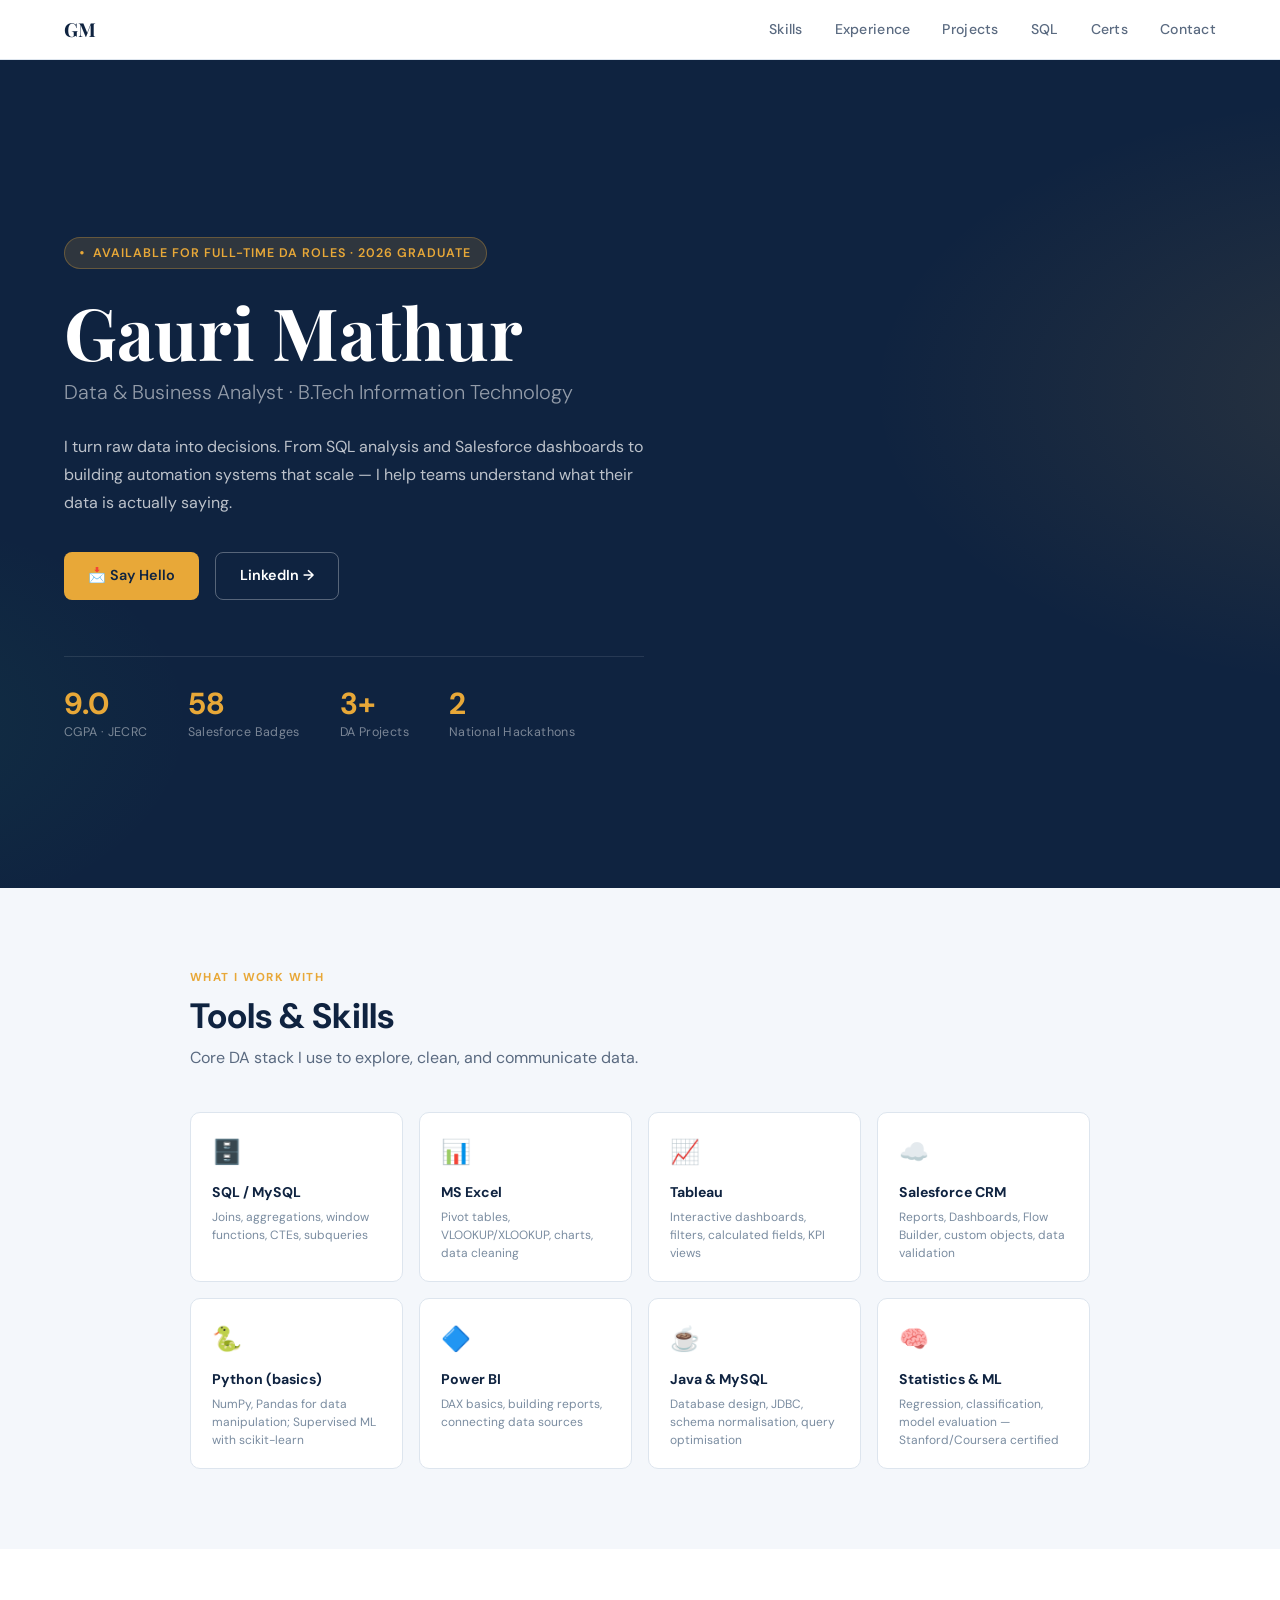
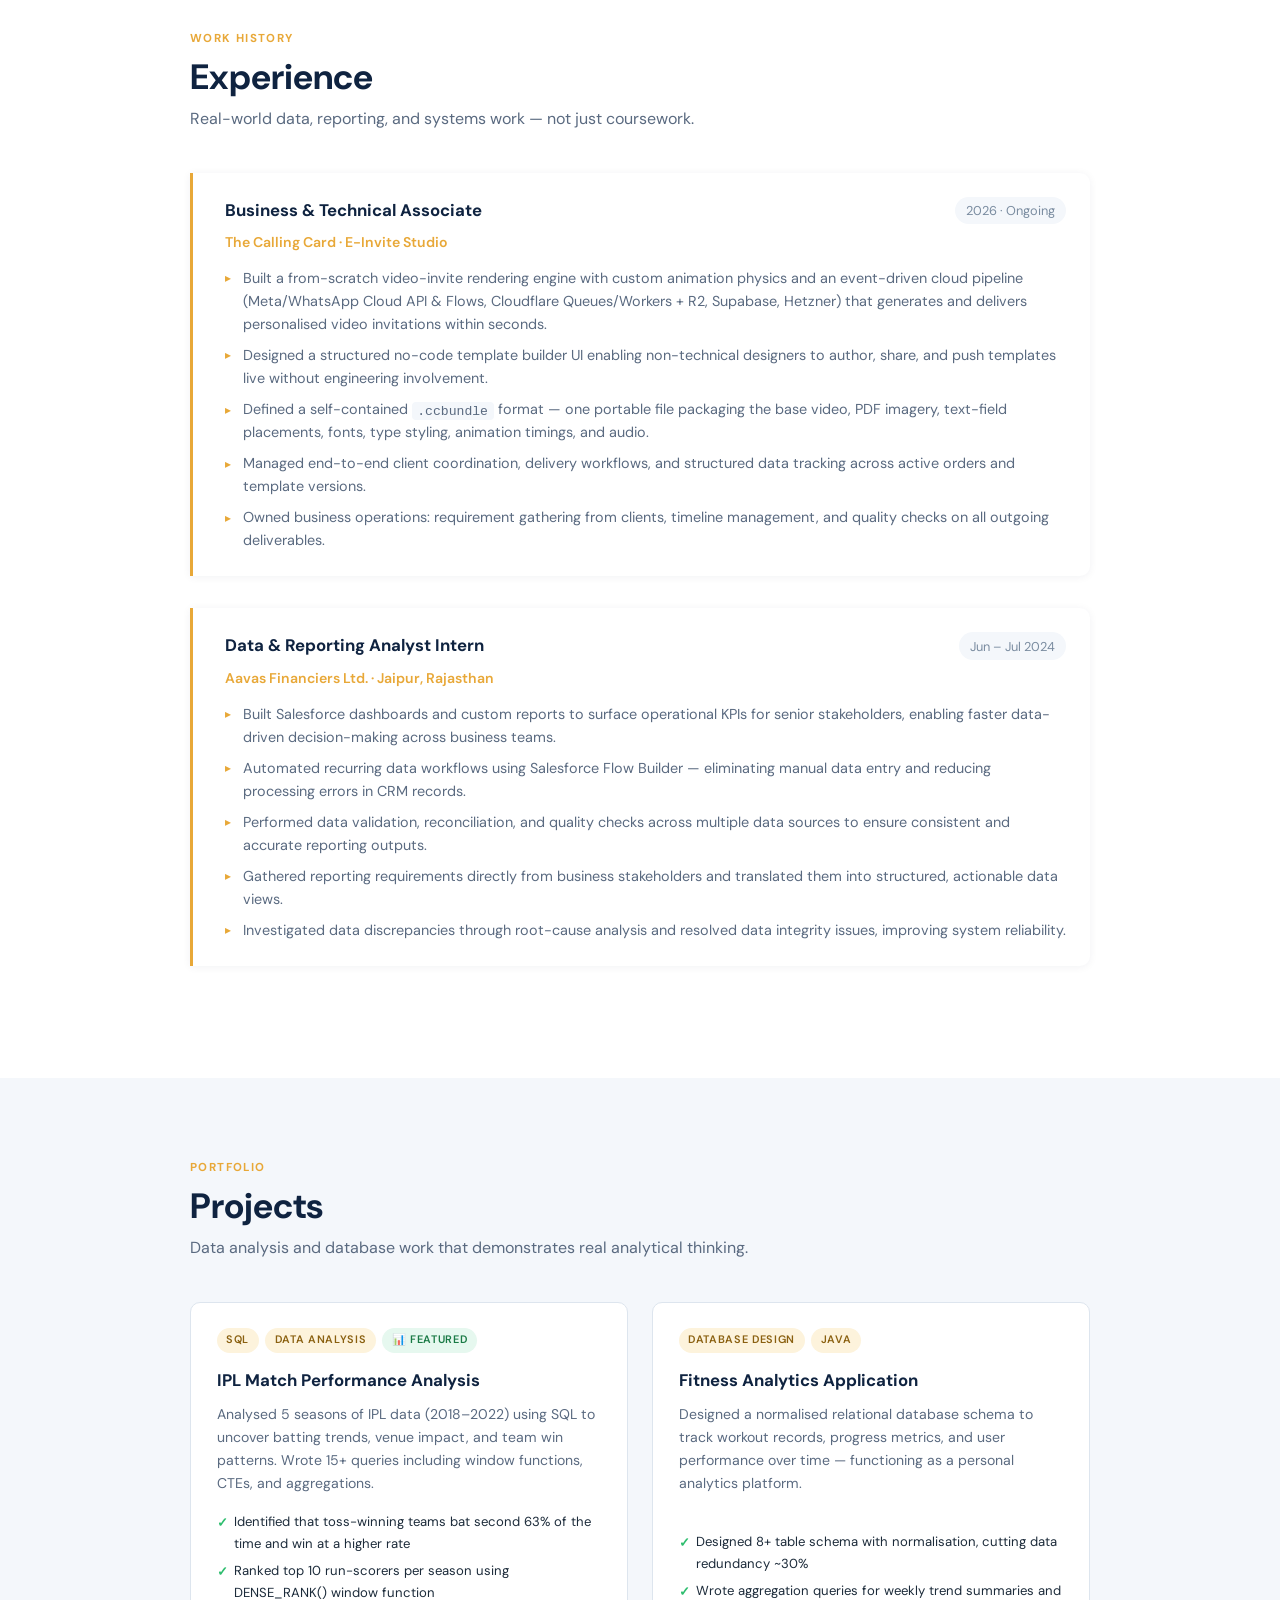
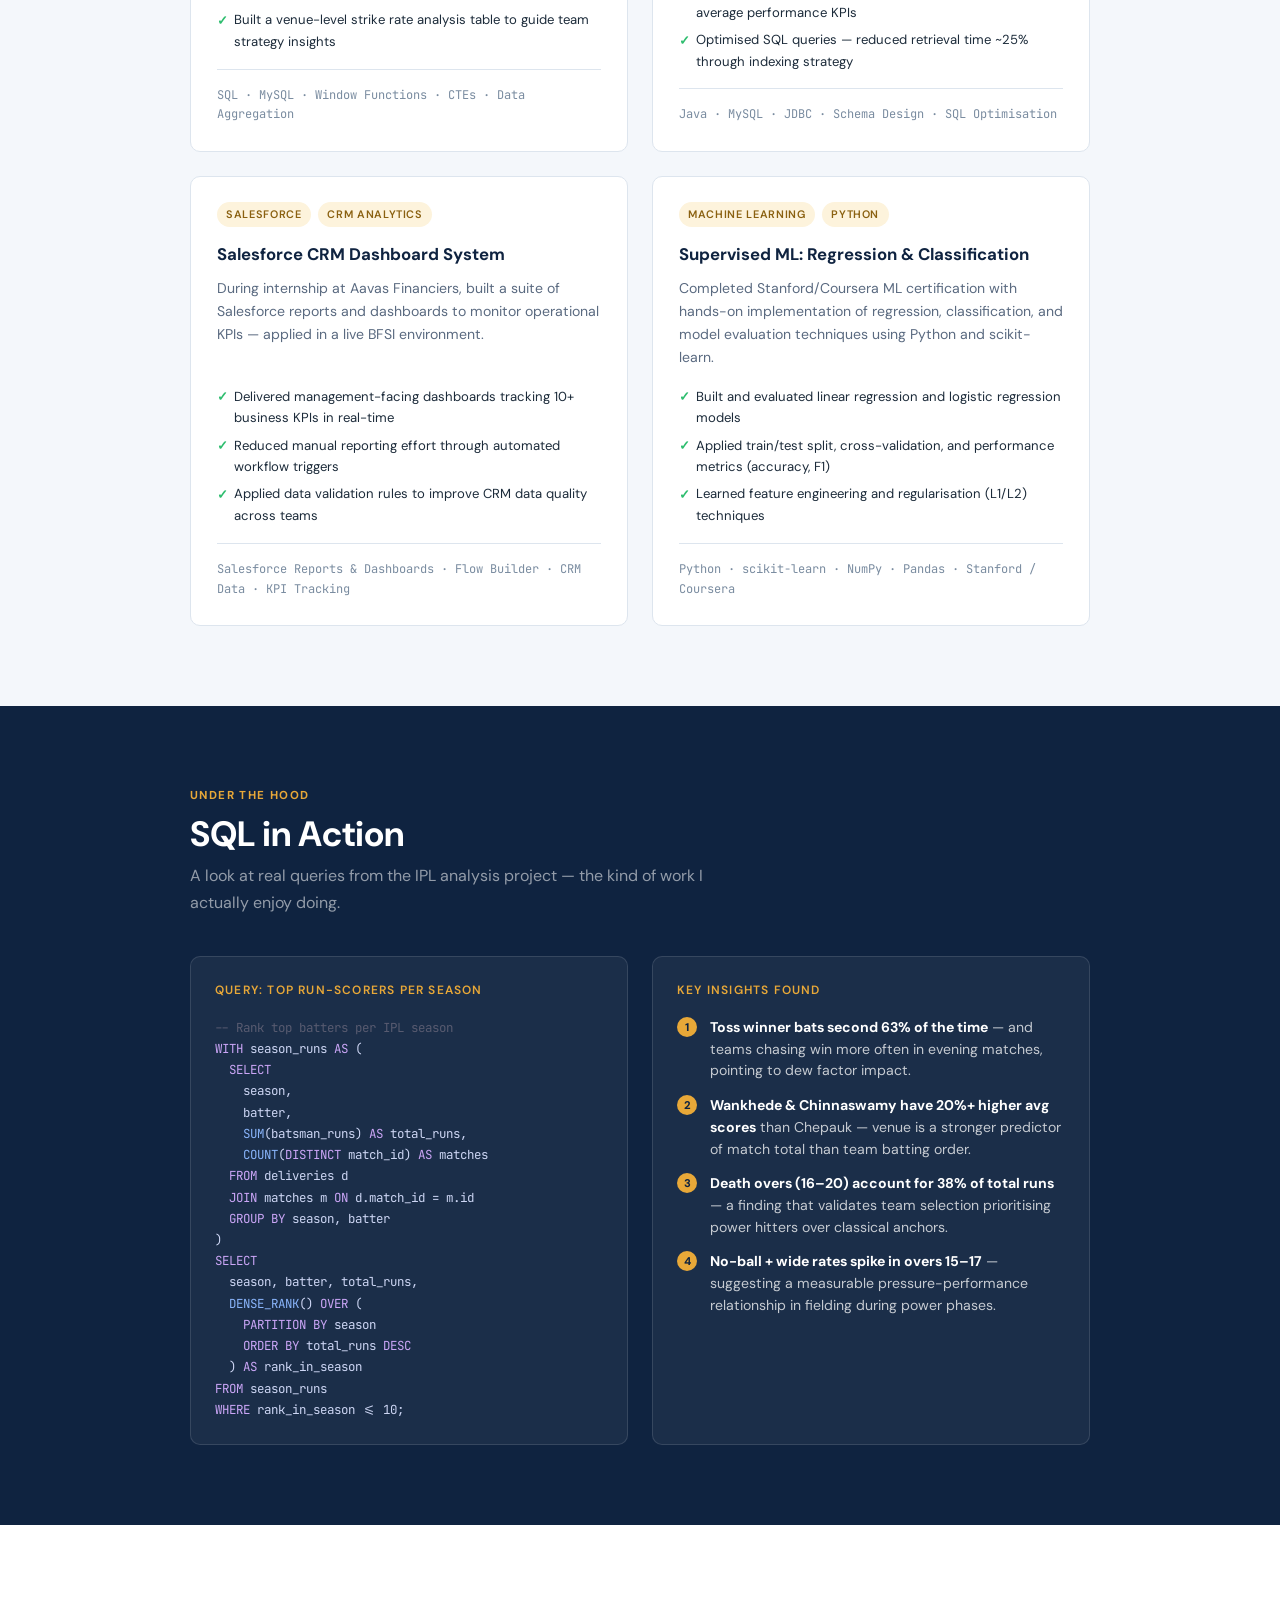
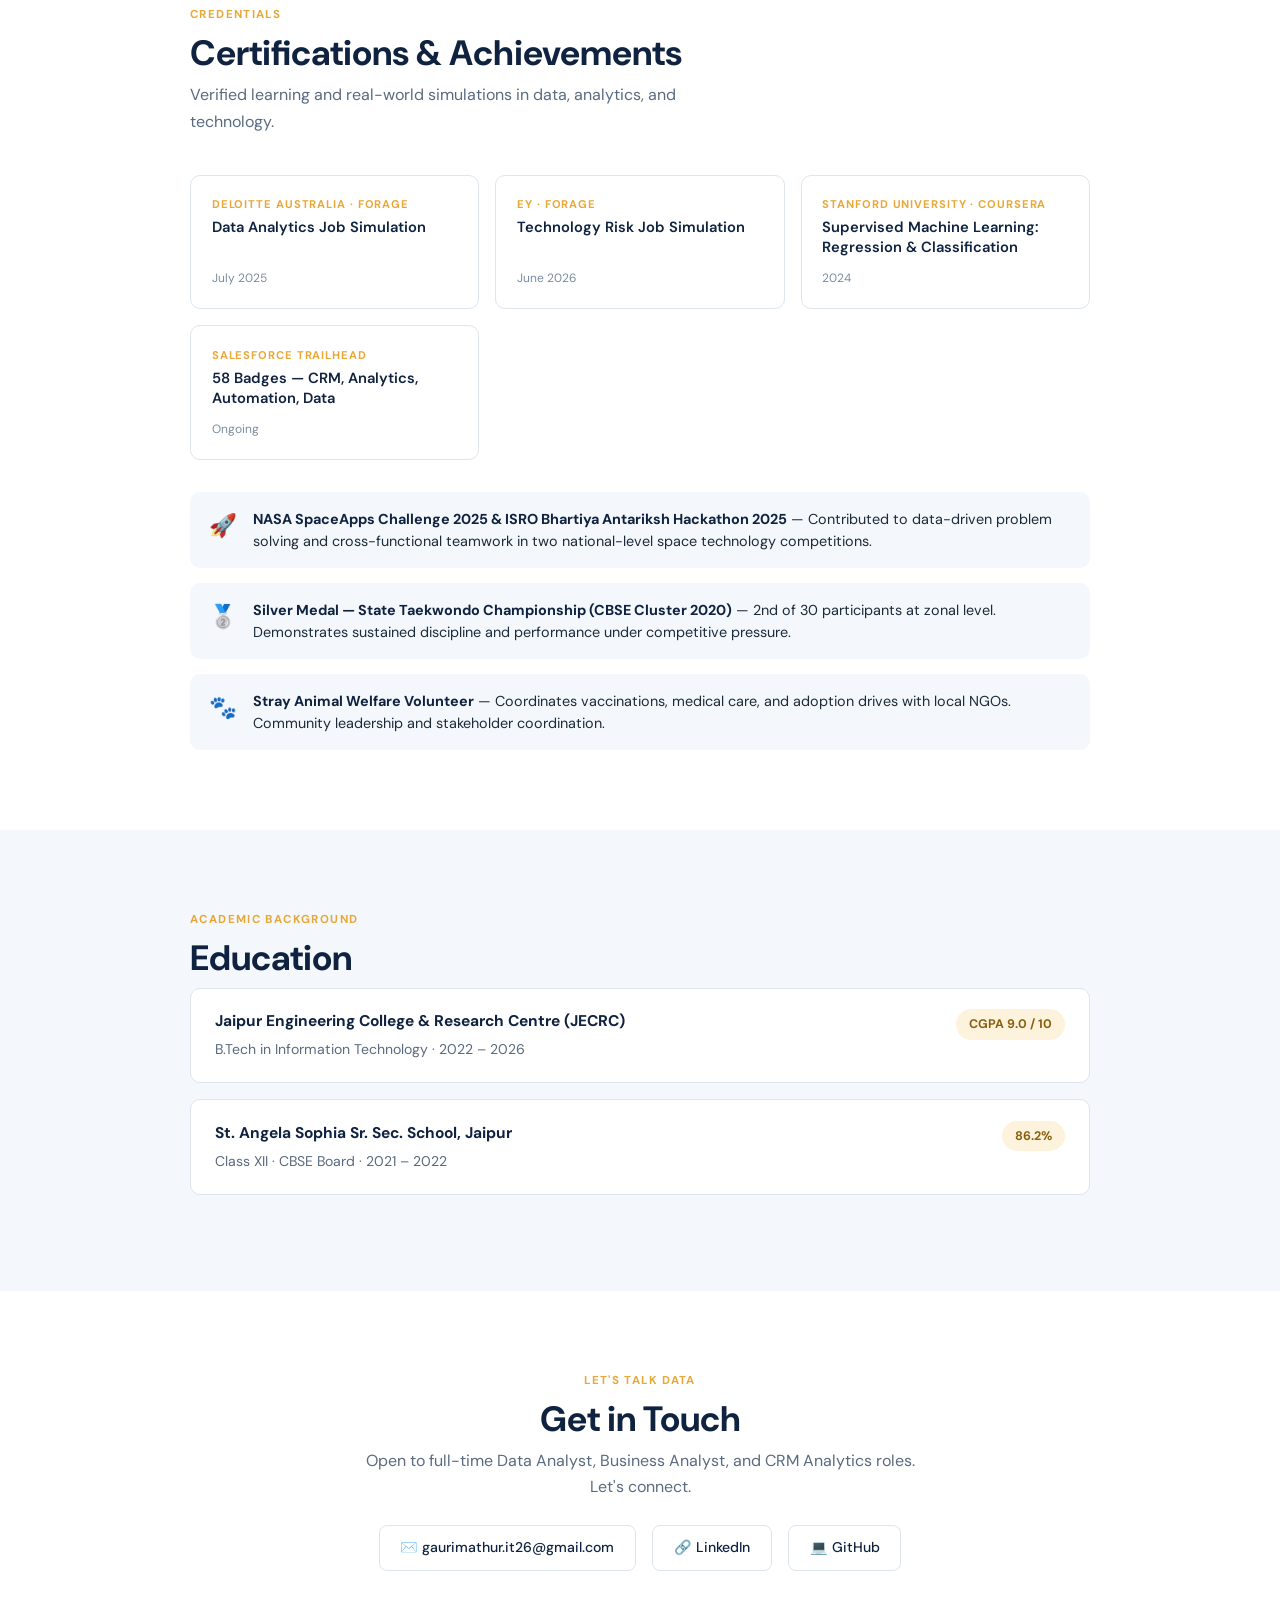
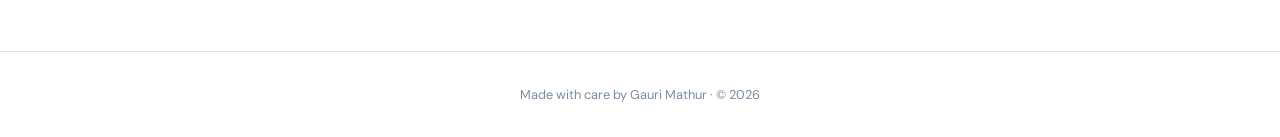
<file: index (1).html>
<!DOCTYPE html>
<html lang="en">
<head>
  <meta charset="UTF-8" />
  <meta name="viewport" content="width=device-width, initial-scale=1.0" />
  <title>Gauri Mathur | Data Analyst</title>
  <link rel="preconnect" href="https://fonts.googleapis.com" />
  <link href="https://fonts.googleapis.com/css2?family=DM+Sans:ital,wght@0,300;0,400;0,500;0,600;1,400&family=Playfair+Display:wght@700&family=JetBrains+Mono:wght@400;500&display=swap" rel="stylesheet" />
  <style>
    *, *::before, *::after { box-sizing: border-box; margin: 0; padding: 0; }

    :root {
      --navy:    #0F2340;
      --navy-mid:#1A3560;
      --amber:   #E8A838;
      --amber-lt:#FDF3DC;
      --slate:   #5A6A80;
      --ice:     #F4F7FB;
      --white:   #FFFFFF;
      --text:    #1C2B3A;
      --muted:   #7A8CA0;
      --border:  #DDE5EE;
      --green:   #2DBD6E;
      --radius:  10px;
    }

    html { scroll-behavior: smooth; }

    body {
      font-family: 'DM Sans', sans-serif;
      color: var(--text);
      background: var(--white);
      line-height: 1.65;
      font-size: 16px;
    }

    /* ── NAV ── */
    nav {
      position: sticky; top: 0; z-index: 100;
      background: rgba(255,255,255,0.92);
      backdrop-filter: blur(12px);
      border-bottom: 1px solid var(--border);
      padding: 0 5%;
      display: flex; align-items: center; justify-content: space-between;
      height: 60px;
    }
    .nav-logo {
      font-family: 'Playfair Display', serif;
      font-size: 1.2rem; color: var(--navy); font-weight: 700;
      text-decoration: none;
    }
    .nav-links { display: flex; gap: 2rem; list-style: none; }
    .nav-links a {
      text-decoration: none; color: var(--slate);
      font-size: 0.88rem; font-weight: 500; letter-spacing: 0.02em;
      transition: color 0.2s;
    }
    .nav-links a:hover { color: var(--navy); }

    /* ── HERO ── */
    .hero {
      min-height: 92vh;
      background: var(--navy);
      display: flex; align-items: center;
      padding: 6rem 5% 4rem;
      position: relative; overflow: hidden;
    }
    .hero::before {
      content: '';
      position: absolute; inset: 0;
      background: radial-gradient(ellipse 70% 60% at 110% 40%, rgba(232,168,56,0.12) 0%, transparent 60%),
                  radial-gradient(ellipse 50% 50% at -10% 80%, rgba(45,189,110,0.08) 0%, transparent 50%);
    }
    .hero-inner { max-width: 820px; position: relative; z-index: 1; }
    .hero-eyebrow {
      display: inline-flex; align-items: center; gap: 0.5rem;
      background: rgba(232,168,56,0.15); border: 1px solid rgba(232,168,56,0.3);
      border-radius: 100px; padding: 0.3rem 0.9rem;
      font-size: 0.78rem; font-weight: 600; letter-spacing: 0.08em;
      color: var(--amber); text-transform: uppercase;
      margin-bottom: 1.4rem;
    }
    .hero-eyebrow::before { content: '●'; font-size: 0.5rem; animation: pulse 2s infinite; }
    @keyframes pulse { 0%,100%{opacity:1} 50%{opacity:0.3} }

    h1 {
      font-family: 'Playfair Display', serif;
      font-size: clamp(2.8rem, 6vw, 4.5rem);
      line-height: 1.1; color: var(--white);
      margin-bottom: 0.3rem;
    }
    .hero-sub {
      font-size: clamp(1rem, 2vw, 1.25rem);
      color: rgba(255,255,255,0.55);
      margin-bottom: 1.5rem; font-weight: 300;
    }
    .hero-desc {
      font-size: 1rem; color: rgba(255,255,255,0.72);
      max-width: 580px; margin-bottom: 2.2rem; line-height: 1.75;
    }
    .hero-ctas { display: flex; gap: 1rem; flex-wrap: wrap; }
    .btn {
      display: inline-flex; align-items: center; gap: 0.4rem;
      padding: 0.7rem 1.5rem; border-radius: 8px;
      font-size: 0.9rem; font-weight: 600; text-decoration: none;
      transition: all 0.2s; cursor: pointer; border: none;
    }
    .btn-amber { background: var(--amber); color: var(--navy); }
    .btn-amber:hover { background: #f0b840; transform: translateY(-1px); }
    .btn-outline { background: transparent; color: var(--white); border: 1.5px solid rgba(255,255,255,0.3); }
    .btn-outline:hover { border-color: rgba(255,255,255,0.7); background: rgba(255,255,255,0.07); }

    .hero-stats {
      margin-top: 3.5rem; display: flex; gap: 2.5rem; flex-wrap: wrap;
      padding-top: 2rem; border-top: 1px solid rgba(255,255,255,0.1);
    }
    .stat { }
    .stat-num { font-size: 1.9rem; font-weight: 700; color: var(--amber); line-height: 1; }
    .stat-label { font-size: 0.78rem; color: rgba(255,255,255,0.45); margin-top: 0.2rem; letter-spacing: 0.03em; }

    /* ── SECTIONS ── */
    section { padding: 5rem 5%; }
    .section-inner { max-width: 900px; margin: 0 auto; }
    .section-tag {
      font-size: 0.72rem; font-weight: 700; letter-spacing: 0.12em;
      color: var(--amber); text-transform: uppercase; margin-bottom: 0.5rem;
    }
    h2 {
      font-size: clamp(1.7rem, 3vw, 2.2rem);
      font-weight: 700; color: var(--navy); margin-bottom: 0.5rem; line-height: 1.2;
    }
    .section-lead { color: var(--slate); font-size: 1rem; margin-bottom: 2.5rem; max-width: 560px; }

    /* ── SKILLS DASHBOARD ── */
    #skills { background: var(--ice); }
    .skills-grid {
      display: grid;
      grid-template-columns: repeat(auto-fill, minmax(200px, 1fr));
      gap: 1rem;
    }
    .skill-card {
      background: var(--white); border-radius: var(--radius);
      border: 1px solid var(--border);
      padding: 1.2rem 1.3rem;
      transition: box-shadow 0.2s, transform 0.2s;
    }
    .skill-card:hover { box-shadow: 0 4px 20px rgba(15,35,64,0.1); transform: translateY(-2px); }
    .skill-card-icon { font-size: 1.5rem; margin-bottom: 0.6rem; }
    .skill-card-name { font-size: 0.88rem; font-weight: 700; color: var(--navy); margin-bottom: 0.25rem; }
    .skill-card-desc { font-size: 0.75rem; color: var(--muted); line-height: 1.5; }
    .skill-bar { display: none; }
    .skill-bar-fill { display: none; }
    .skill-level { display: none; }

    /* ── EXPERIENCE ── */
    .exp-card {
      border-left: 3px solid var(--amber);
      padding: 1.5rem 1.5rem 1.5rem 2rem;
      margin-bottom: 2rem;
      background: var(--white);
      border-radius: 0 var(--radius) var(--radius) 0;
      box-shadow: 0 1px 8px rgba(15,35,64,0.06);
    }
    .exp-header { display: flex; justify-content: space-between; flex-wrap: wrap; gap: 0.5rem; margin-bottom: 0.4rem; }
    .exp-title { font-size: 1.05rem; font-weight: 700; color: var(--navy); }
    .exp-date { font-size: 0.8rem; color: var(--muted); background: var(--ice); padding: 0.2rem 0.7rem; border-radius: 100px; white-space: nowrap; align-self: flex-start; }
    .exp-company { font-size: 0.88rem; color: var(--amber); font-weight: 600; margin-bottom: 0.8rem; }
    .exp-bullets { list-style: none; display: flex; flex-direction: column; gap: 0.5rem; }
    .exp-bullets li { font-size: 0.9rem; color: var(--slate); padding-left: 1.1rem; position: relative; line-height: 1.6; }
    .exp-bullets li::before { content: '▸'; position: absolute; left: 0; color: var(--amber); font-size: 0.75rem; top: 0.15rem; }

    /* ── PROJECTS ── */
    #projects { background: var(--ice); }
    .projects-grid { display: grid; gap: 1.5rem; grid-template-columns: repeat(auto-fill, minmax(380px, 1fr)); }
    .proj-card {
      background: var(--white); border-radius: var(--radius);
      border: 1px solid var(--border);
      padding: 1.6rem; display: flex; flex-direction: column;
      transition: box-shadow 0.2s, transform 0.2s;
    }
    .proj-card:hover { box-shadow: 0 6px 28px rgba(15,35,64,0.1); transform: translateY(-3px); }
    .proj-tag-row { display: flex; gap: 0.4rem; flex-wrap: wrap; margin-bottom: 0.9rem; }
    .proj-tag {
      font-size: 0.68rem; font-weight: 600; letter-spacing: 0.06em;
      padding: 0.2rem 0.6rem; border-radius: 100px;
      background: var(--amber-lt); color: #8a6010; text-transform: uppercase;
    }
    .proj-tag.green { background: #e6f8ef; color: #1a7a45; }
    .proj-title { font-size: 1.05rem; font-weight: 700; color: var(--navy); margin-bottom: 0.5rem; }
    .proj-desc { font-size: 0.88rem; color: var(--slate); flex: 1; line-height: 1.65; }
    .proj-outcomes { margin-top: 1rem; display: flex; flex-direction: column; gap: 0.35rem; }
    .proj-outcome { font-size: 0.82rem; color: var(--text); display: flex; align-items: flex-start; gap: 0.4rem; }
    .proj-outcome::before { content: '✓'; color: var(--green); font-weight: 700; flex-shrink: 0; margin-top: 0.05rem; }
    .proj-tech { margin-top: 1rem; padding-top: 1rem; border-top: 1px solid var(--border); font-size: 0.75rem; color: var(--muted); font-family: 'JetBrains Mono', monospace; }

    /* ── SQL PROJECT SHOWCASE ── */
    #sql-project { background: var(--navy); }
    #sql-project h2 { color: var(--white); }
    #sql-project .section-tag { color: var(--amber); }
    #sql-project .section-lead { color: rgba(255,255,255,0.55); }
    .sql-grid { display: grid; grid-template-columns: 1fr 1fr; gap: 1.5rem; }
    .sql-panel {
      background: rgba(255,255,255,0.05); border: 1px solid rgba(255,255,255,0.12);
      border-radius: var(--radius); padding: 1.5rem;
    }
    .sql-panel-title { font-size: 0.75rem; font-weight: 600; letter-spacing: 0.1em; color: var(--amber); text-transform: uppercase; margin-bottom: 1rem; }
    .code-block {
      font-family: 'JetBrains Mono', monospace;
      font-size: 0.78rem; line-height: 1.7;
      color: #cdd6f4;
      white-space: pre;
      overflow-x: auto;
    }
    .code-block .kw { color: #cba6f7; }
    .code-block .fn { color: #89b4fa; }
    .code-block .str { color: #a6e3a1; }
    .code-block .cm { color: #585b70; }
    .insight-list { list-style: none; display: flex; flex-direction: column; gap: 0.8rem; }
    .insight-item { display: flex; gap: 0.8rem; align-items: flex-start; }
    .insight-num {
      background: var(--amber); color: var(--navy); font-size: 0.7rem; font-weight: 800;
      width: 20px; height: 20px; border-radius: 50%; display: flex; align-items: center; justify-content: center; flex-shrink: 0;
    }
    .insight-text { font-size: 0.88rem; color: rgba(255,255,255,0.75); line-height: 1.55; }
    .insight-text strong { color: var(--white); }

    /* ── CERTIFICATIONS ── */
    .cert-grid { display: grid; grid-template-columns: repeat(auto-fill, minmax(260px, 1fr)); gap: 1rem; }
    .cert-card {
      border: 1px solid var(--border); border-radius: var(--radius);
      padding: 1.2rem 1.3rem;
      display: flex; flex-direction: column; gap: 0.3rem;
      transition: border-color 0.2s;
    }
    .cert-card:hover { border-color: var(--amber); }
    .cert-issuer { font-size: 0.7rem; font-weight: 700; color: var(--amber); text-transform: uppercase; letter-spacing: 0.08em; }
    .cert-name { font-size: 0.92rem; font-weight: 600; color: var(--navy); line-height: 1.35; }
    .cert-date { font-size: 0.75rem; color: var(--muted); margin-top: auto; padding-top: 0.4rem; }

    .achieve-list { display: flex; flex-direction: column; gap: 0.9rem; margin-top: 2rem; }
    .achieve-item {
      display: flex; gap: 1rem; align-items: flex-start;
      padding: 1rem 1.2rem; background: var(--ice); border-radius: var(--radius);
    }
    .achieve-icon { font-size: 1.4rem; flex-shrink: 0; }
    .achieve-text { font-size: 0.9rem; color: var(--text); line-height: 1.55; }
    .achieve-text strong { color: var(--navy); }

    /* ── EDUCATION ── */
    #education { background: var(--ice); }
    .edu-card {
      background: var(--white); border-radius: var(--radius); border: 1px solid var(--border);
      padding: 1.3rem 1.5rem; margin-bottom: 1rem;
      display: flex; justify-content: space-between; align-items: flex-start; flex-wrap: wrap; gap: 0.5rem;
    }
    .edu-name { font-weight: 700; color: var(--navy); font-size: 0.97rem; margin-bottom: 0.2rem; }
    .edu-degree { font-size: 0.88rem; color: var(--slate); }
    .edu-grade { background: var(--amber-lt); color: #8a6010; font-size: 0.78rem; font-weight: 700; padding: 0.3rem 0.8rem; border-radius: 100px; white-space: nowrap; align-self: flex-start; }

    /* ── CONTACT ── */
    #contact { text-align: center; }
    .contact-links { display: flex; justify-content: center; gap: 1rem; flex-wrap: wrap; margin-top: 1.5rem; }
    .contact-chip {
      display: inline-flex; align-items: center; gap: 0.5rem;
      padding: 0.65rem 1.3rem; border-radius: 8px;
      border: 1.5px solid var(--border); color: var(--navy);
      font-size: 0.88rem; font-weight: 500; text-decoration: none;
      transition: all 0.2s;
    }
    .contact-chip:hover { border-color: var(--navy); background: var(--ice); }

    /* ── FOOTER ── */
    footer {
      text-align: center; padding: 2rem 5%;
      border-top: 1px solid var(--border);
      font-size: 0.8rem; color: var(--muted);
    }

    /* ── RESPONSIVE ── */
    @media (max-width: 640px) {
      nav { padding: 0 4%; }
      .nav-links { gap: 1.2rem; }
      section { padding: 3.5rem 5%; }
      .sql-grid { grid-template-columns: 1fr; }
      .projects-grid { grid-template-columns: 1fr; }
      .hero-stats { gap: 1.5rem; }
    }
    @media (prefers-reduced-motion: reduce) {
      * { animation: none !important; transition: none !important; }
    }
  </style>
</head>
<body>

<!-- NAV -->
<nav>
  <a class="nav-logo" href="#">GM</a>
  <ul class="nav-links">
    <li><a href="#skills">Skills</a></li>
    <li><a href="#experience">Experience</a></li>
    <li><a href="#projects">Projects</a></li>
    <li><a href="#sql-project">SQL</a></li>
    <li><a href="#certifications">Certs</a></li>
    <li><a href="#contact">Contact</a></li>
  </ul>
</nav>

<!-- HERO -->
<section class="hero" id="home">
  <div class="hero-inner">
    <div class="hero-eyebrow">Available for full-time DA roles · 2026 Graduate</div>
    <h1>Gauri Mathur</h1>
    <p class="hero-sub">Data & Business Analyst · B.Tech Information Technology</p>
    <p class="hero-desc">
      I turn raw data into decisions. From SQL analysis and Salesforce dashboards to building automation systems that scale — I help teams understand what their data is actually saying.
    </p>
    <div class="hero-ctas">
      <a class="btn btn-amber" href="mailto:gaurimathur.it26@gmail.com">📩 Say Hello</a>
      <a class="btn btn-outline" href="https://www.linkedin.com/in/gauri--mathur/" target="_blank">LinkedIn →</a>
    </div>
    <div class="hero-stats">
      <div class="stat"><div class="stat-num">9.0</div><div class="stat-label">CGPA · JECRC</div></div>
      <div class="stat"><div class="stat-num">58</div><div class="stat-label">Salesforce Badges</div></div>
      <div class="stat"><div class="stat-num">3+</div><div class="stat-label">DA Projects</div></div>
      <div class="stat"><div class="stat-num">2</div><div class="stat-label">National Hackathons</div></div>
    </div>
  </div>
</section>

<!-- SKILLS -->
<section id="skills">
  <div class="section-inner">
    <div class="section-tag">What I work with</div>
    <h2>Tools & Skills</h2>
    <p class="section-lead">Core DA stack I use to explore, clean, and communicate data.</p>
    <div class="skills-grid">
      <div class="skill-card">
        <div class="skill-card-icon">🗄️</div>
        <div class="skill-card-name">SQL / MySQL</div>
        <div class="skill-card-desc">Joins, aggregations, window functions, CTEs, subqueries</div>
        <div class="skill-bar"><div class="skill-bar-fill" style="width:78%"></div></div>
        <div class="skill-level">INTERMEDIATE</div>
      </div>
      <div class="skill-card">
        <div class="skill-card-icon">📊</div>
        <div class="skill-card-name">MS Excel</div>
        <div class="skill-card-desc">Pivot tables, VLOOKUP/XLOOKUP, charts, data cleaning</div>
        <div class="skill-bar"><div class="skill-bar-fill" style="width:85%"></div></div>
        <div class="skill-level">PROFICIENT</div>
      </div>
      <div class="skill-card">
        <div class="skill-card-icon">📈</div>
        <div class="skill-card-name">Tableau</div>
        <div class="skill-card-desc">Interactive dashboards, filters, calculated fields, KPI views</div>
        <div class="skill-bar"><div class="skill-bar-fill" style="width:60%"></div></div>
        <div class="skill-level">LEARNING</div>
      </div>
      <div class="skill-card">
        <div class="skill-card-icon">☁️</div>
        <div class="skill-card-name">Salesforce CRM</div>
        <div class="skill-card-desc">Reports, Dashboards, Flow Builder, custom objects, data validation</div>
        <div class="skill-bar"><div class="skill-bar-fill" style="width:82%"></div></div>
        <div class="skill-level">PROFICIENT</div>
      </div>
      <div class="skill-card">
        <div class="skill-card-icon">🐍</div>
        <div class="skill-card-name">Python (basics)</div>
        <div class="skill-card-desc">NumPy, Pandas for data manipulation; Supervised ML with scikit-learn</div>
        <div class="skill-bar"><div class="skill-bar-fill" style="width:48%"></div></div>
        <div class="skill-level">BEGINNER · GROWING</div>
      </div>
      <div class="skill-card">
        <div class="skill-card-icon">🔷</div>
        <div class="skill-card-name">Power BI</div>
        <div class="skill-card-desc">DAX basics, building reports, connecting data sources</div>
        <div class="skill-bar"><div class="skill-bar-fill" style="width:40%"></div></div>
        <div class="skill-level">LEARNING</div>
      </div>
      <div class="skill-card">
        <div class="skill-card-icon">☕</div>
        <div class="skill-card-name">Java & MySQL</div>
        <div class="skill-card-desc">Database design, JDBC, schema normalisation, query optimisation</div>
        <div class="skill-bar"><div class="skill-bar-fill" style="width:80%"></div></div>
        <div class="skill-level">PROFICIENT</div>
      </div>
      <div class="skill-card">
        <div class="skill-card-icon">🧠</div>
        <div class="skill-card-name">Statistics & ML</div>
        <div class="skill-card-desc">Regression, classification, model evaluation — Stanford/Coursera certified</div>
        <div class="skill-bar"><div class="skill-bar-fill" style="width:55%"></div></div>
        <div class="skill-level">FOUNDATIONAL</div>
      </div>
    </div>
  </div>
</section>

<!-- EXPERIENCE -->
<section id="experience">
  <div class="section-inner">
    <div class="section-tag">Work History</div>
    <h2>Experience</h2>
    <p class="section-lead">Real-world data, reporting, and systems work — not just coursework.</p>

    <div class="exp-card">
      <div class="exp-header">
        <div class="exp-title">Business & Technical Associate</div>
        <div class="exp-date">2026 · Ongoing</div>
      </div>
      <div class="exp-company">The Calling Card · E-Invite Studio</div>
      <ul class="exp-bullets">
        <li>Built a from-scratch video-invite rendering engine with custom animation physics and an event-driven cloud pipeline (Meta/WhatsApp Cloud API & Flows, Cloudflare Queues/Workers + R2, Supabase, Hetzner) that generates and delivers personalised video invitations within seconds.</li>
        <li>Designed a structured no-code template builder UI enabling non-technical designers to author, share, and push templates live without engineering involvement.</li>
        <li>Defined a self-contained <code style="background:var(--ice);padding:0.1rem 0.35rem;border-radius:4px;font-family:monospace;font-size:0.82rem;">.ccbundle</code> format — one portable file packaging the base video, PDF imagery, text-field placements, fonts, type styling, animation timings, and audio.</li>
        <li>Managed end-to-end client coordination, delivery workflows, and structured data tracking across active orders and template versions.</li>
        <li>Owned business operations: requirement gathering from clients, timeline management, and quality checks on all outgoing deliverables.</li>
      </ul>
    </div>

    <div class="exp-card">
      <div class="exp-header">
        <div class="exp-title">Data & Reporting Analyst Intern</div>
        <div class="exp-date">Jun – Jul 2024</div>
      </div>
      <div class="exp-company">Aavas Financiers Ltd. · Jaipur, Rajasthan</div>
      <ul class="exp-bullets">
        <li>Built Salesforce dashboards and custom reports to surface operational KPIs for senior stakeholders, enabling faster data-driven decision-making across business teams.</li>
        <li>Automated recurring data workflows using Salesforce Flow Builder — eliminating manual data entry and reducing processing errors in CRM records.</li>
        <li>Performed data validation, reconciliation, and quality checks across multiple data sources to ensure consistent and accurate reporting outputs.</li>
        <li>Gathered reporting requirements directly from business stakeholders and translated them into structured, actionable data views.</li>
        <li>Investigated data discrepancies through root-cause analysis and resolved data integrity issues, improving system reliability.</li>
      </ul>
    </div>
  </div>
</section>

<!-- PROJECTS -->
<section id="projects">
  <div class="section-inner">
    <div class="section-tag">Portfolio</div>
    <h2>Projects</h2>
    <p class="section-lead">Data analysis and database work that demonstrates real analytical thinking.</p>
    <div class="projects-grid">

      <div class="proj-card">
        <div class="proj-tag-row">
          <span class="proj-tag">SQL</span>
          <span class="proj-tag">Data Analysis</span>
          <span class="proj-tag green">📊 Featured</span>
        </div>
        <div class="proj-title">IPL Match Performance Analysis</div>
        <div class="proj-desc">Analysed 5 seasons of IPL data (2018–2022) using SQL to uncover batting trends, venue impact, and team win patterns. Wrote 15+ queries including window functions, CTEs, and aggregations.</div>
        <div class="proj-outcomes">
          <div class="proj-outcome">Identified that toss-winning teams bat second 63% of the time and win at a higher rate</div>
          <div class="proj-outcome">Ranked top 10 run-scorers per season using DENSE_RANK() window function</div>
          <div class="proj-outcome">Built a venue-level strike rate analysis table to guide team strategy insights</div>
        </div>
        <div class="proj-tech">SQL · MySQL · Window Functions · CTEs · Data Aggregation</div>
      </div>

      <div class="proj-card">
        <div class="proj-tag-row">
          <span class="proj-tag">Database Design</span>
          <span class="proj-tag">Java</span>
        </div>
        <div class="proj-title">Fitness Analytics Application</div>
        <div class="proj-desc">Designed a normalised relational database schema to track workout records, progress metrics, and user performance over time — functioning as a personal analytics platform.</div>
        <div class="proj-outcomes">
          <div class="proj-outcome">Designed 8+ table schema with normalisation, cutting data redundancy ~30%</div>
          <div class="proj-outcome">Wrote aggregation queries for weekly trend summaries and average performance KPIs</div>
          <div class="proj-outcome">Optimised SQL queries — reduced retrieval time ~25% through indexing strategy</div>
        </div>
        <div class="proj-tech">Java · MySQL · JDBC · Schema Design · SQL Optimisation</div>
      </div>

      <div class="proj-card">
        <div class="proj-tag-row">
          <span class="proj-tag">Salesforce</span>
          <span class="proj-tag">CRM Analytics</span>
        </div>
        <div class="proj-title">Salesforce CRM Dashboard System</div>
        <div class="proj-desc">During internship at Aavas Financiers, built a suite of Salesforce reports and dashboards to monitor operational KPIs — applied in a live BFSI environment.</div>
        <div class="proj-outcomes">
          <div class="proj-outcome">Delivered management-facing dashboards tracking 10+ business KPIs in real-time</div>
          <div class="proj-outcome">Reduced manual reporting effort through automated workflow triggers</div>
          <div class="proj-outcome">Applied data validation rules to improve CRM data quality across teams</div>
        </div>
        <div class="proj-tech">Salesforce Reports & Dashboards · Flow Builder · CRM Data · KPI Tracking</div>
      </div>

      <div class="proj-card">
        <div class="proj-tag-row">
          <span class="proj-tag">Machine Learning</span>
          <span class="proj-tag">Python</span>
        </div>
        <div class="proj-title">Supervised ML: Regression & Classification</div>
        <div class="proj-desc">Completed Stanford/Coursera ML certification with hands-on implementation of regression, classification, and model evaluation techniques using Python and scikit-learn.</div>
        <div class="proj-outcomes">
          <div class="proj-outcome">Built and evaluated linear regression and logistic regression models</div>
          <div class="proj-outcome">Applied train/test split, cross-validation, and performance metrics (accuracy, F1)</div>
          <div class="proj-outcome">Learned feature engineering and regularisation (L1/L2) techniques</div>
        </div>
        <div class="proj-tech">Python · scikit-learn · NumPy · Pandas · Stanford / Coursera</div>
      </div>

    </div>
  </div>
</section>

<!-- SQL PROJECT DEEP DIVE -->
<section id="sql-project">
  <div class="section-inner">
    <div class="section-tag">Under the hood</div>
    <h2>SQL in Action</h2>
    <p class="section-lead">A look at real queries from the IPL analysis project — the kind of work I actually enjoy doing.</p>
    <div class="sql-grid">
      <div class="sql-panel">
        <div class="sql-panel-title">Query: Top run-scorers per season</div>
        <div class="code-block"><span class="cm">-- Rank top batters per IPL season</span>
<span class="kw">WITH</span> season_runs <span class="kw">AS</span> (
  <span class="kw">SELECT</span>
    season,
    batter,
    <span class="fn">SUM</span>(batsman_runs) <span class="kw">AS</span> total_runs,
    <span class="fn">COUNT</span>(<span class="kw">DISTINCT</span> match_id) <span class="kw">AS</span> matches
  <span class="kw">FROM</span> deliveries d
  <span class="kw">JOIN</span> matches m <span class="kw">ON</span> d.match_id = m.id
  <span class="kw">GROUP BY</span> season, batter
)
<span class="kw">SELECT</span>
  season, batter, total_runs,
  <span class="fn">DENSE_RANK</span>() <span class="kw">OVER</span> (
    <span class="kw">PARTITION BY</span> season
    <span class="kw">ORDER BY</span> total_runs <span class="kw">DESC</span>
  ) <span class="kw">AS</span> rank_in_season
<span class="kw">FROM</span> season_runs
<span class="kw">WHERE</span> rank_in_season &lt;= 10;</div>
      </div>
      <div class="sql-panel">
        <div class="sql-panel-title">Key Insights Found</div>
        <ul class="insight-list">
          <li class="insight-item">
            <div class="insight-num">1</div>
            <div class="insight-text"><strong>Toss winner bats second 63% of the time</strong> — and teams chasing win more often in evening matches, pointing to dew factor impact.</div>
          </li>
          <li class="insight-item">
            <div class="insight-num">2</div>
            <div class="insight-text"><strong>Wankhede & Chinnaswamy have 20%+ higher avg scores</strong> than Chepauk — venue is a stronger predictor of match total than team batting order.</div>
          </li>
          <li class="insight-item">
            <div class="insight-num">3</div>
            <div class="insight-text"><strong>Death overs (16–20) account for 38% of total runs</strong> — a finding that validates team selection prioritising power hitters over classical anchors.</div>
          </li>
          <li class="insight-item">
            <div class="insight-num">4</div>
            <div class="insight-text"><strong>No-ball + wide rates spike in overs 15–17</strong> — suggesting a measurable pressure-performance relationship in fielding during power phases.</div>
          </li>
        </ul>
      </div>
    </div>
  </div>
</section>

<!-- CERTIFICATIONS -->
<section id="certifications">
  <div class="section-inner">
    <div class="section-tag">Credentials</div>
    <h2>Certifications & Achievements</h2>
    <p class="section-lead">Verified learning and real-world simulations in data, analytics, and technology.</p>
    <div class="cert-grid">
      <div class="cert-card">
        <div class="cert-issuer">Deloitte Australia · Forage</div>
        <div class="cert-name">Data Analytics Job Simulation</div>
        <div class="cert-date">July 2025</div>
      </div>
      <div class="cert-card">
        <div class="cert-issuer">EY · Forage</div>
        <div class="cert-name">Technology Risk Job Simulation</div>
        <div class="cert-date">June 2026</div>
      </div>
      <div class="cert-card">
        <div class="cert-issuer">Stanford University · Coursera</div>
        <div class="cert-name">Supervised Machine Learning: Regression & Classification</div>
        <div class="cert-date">2024</div>
      </div>
      <div class="cert-card">
        <div class="cert-issuer">Salesforce Trailhead</div>
        <div class="cert-name">58 Badges — CRM, Analytics, Automation, Data</div>
        <div class="cert-date">Ongoing</div>
      </div>
    </div>

    <div class="achieve-list">
      <div class="achieve-item">
        <div class="achieve-icon">🚀</div>
        <div class="achieve-text"><strong>NASA SpaceApps Challenge 2025 & ISRO Bhartiya Antariksh Hackathon 2025</strong> — Contributed to data-driven problem solving and cross-functional teamwork in two national-level space technology competitions.</div>
      </div>
      <div class="achieve-item">
        <div class="achieve-icon">🥈</div>
        <div class="achieve-text"><strong>Silver Medal — State Taekwondo Championship (CBSE Cluster 2020)</strong> — 2nd of 30 participants at zonal level. Demonstrates sustained discipline and performance under competitive pressure.</div>
      </div>
      <div class="achieve-item">
        <div class="achieve-icon">🐾</div>
        <div class="achieve-text"><strong>Stray Animal Welfare Volunteer</strong> — Coordinates vaccinations, medical care, and adoption drives with local NGOs. Community leadership and stakeholder coordination.</div>
      </div>
    </div>
  </div>
</section>

<!-- EDUCATION -->
<section id="education">
  <div class="section-inner">
    <div class="section-tag">Academic Background</div>
    <h2>Education</h2>
    <div class="edu-card">
      <div>
        <div class="edu-name">Jaipur Engineering College & Research Centre (JECRC)</div>
        <div class="edu-degree">B.Tech in Information Technology · 2022 – 2026</div>
      </div>
      <div class="edu-grade">CGPA 9.0 / 10</div>
    </div>
    <div class="edu-card">
      <div>
        <div class="edu-name">St. Angela Sophia Sr. Sec. School, Jaipur</div>
        <div class="edu-degree">Class XII · CBSE Board · 2021 – 2022</div>
      </div>
      <div class="edu-grade">86.2%</div>
    </div>
  </div>
</section>

<!-- CONTACT -->
<section id="contact">
  <div class="section-inner">
    <div class="section-tag">Let's talk data</div>
    <h2>Get in Touch</h2>
    <p class="section-lead" style="margin: 0.5rem auto 0; text-align:center;">Open to full-time Data Analyst, Business Analyst, and CRM Analytics roles. Let's connect.</p>
    <div class="contact-links">
      <a class="contact-chip" href="mailto:gaurimathur.it26@gmail.com">✉️ gaurimathur.it26@gmail.com</a>
      <a class="contact-chip" href="https://www.linkedin.com/in/gauri--mathur/" target="_blank">🔗 LinkedIn</a>
      <a class="contact-chip" href="https://github.com/gauri-mathur31" target="_blank">💻 GitHub</a>
    </div>
  </div>
</section>

<footer>Made with care by Gauri Mathur · © 2026</footer>

</body>
</html>
</file>
